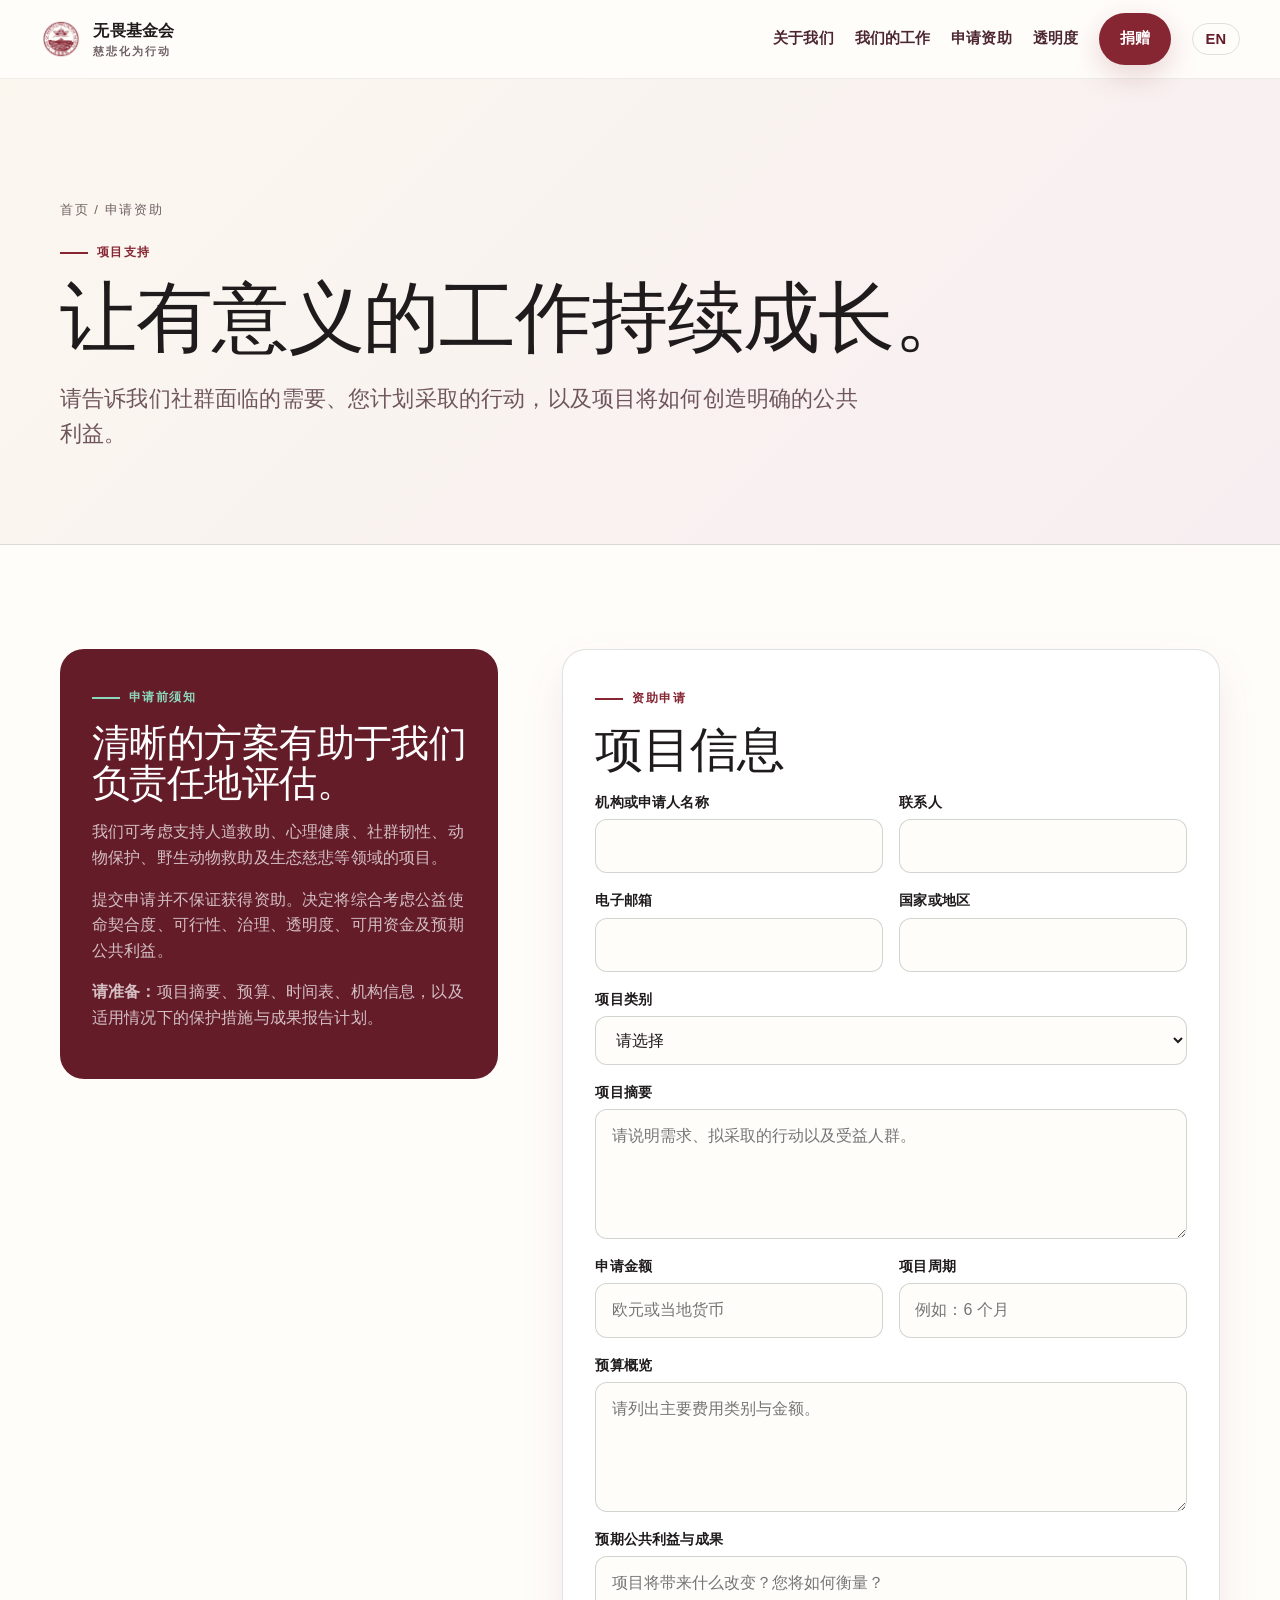
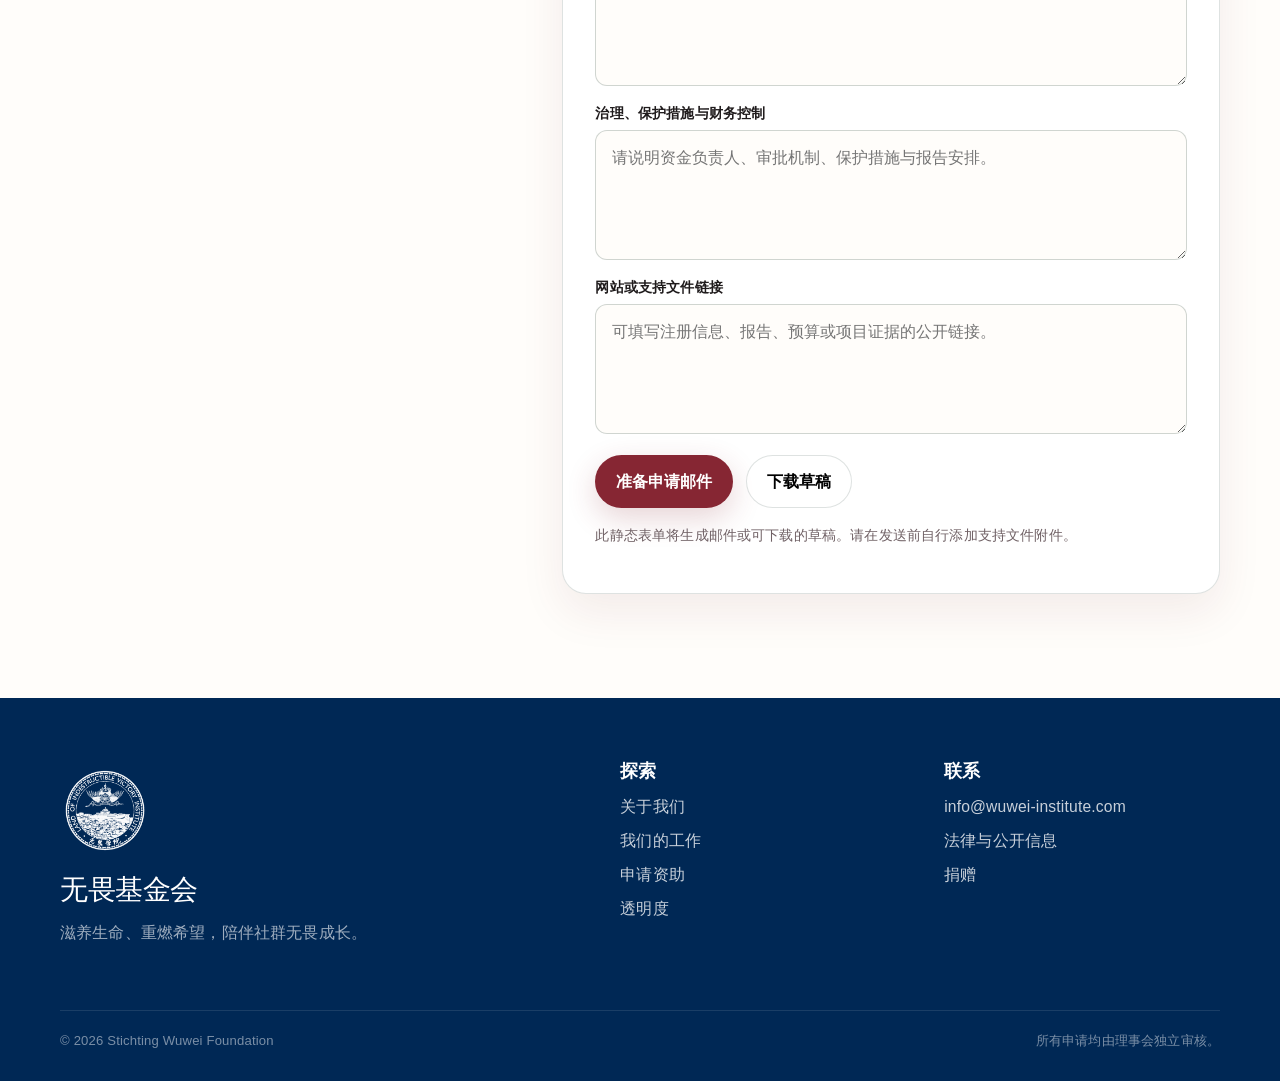
<file: apply-zh.html>
<!doctype html>
<html lang="zh-CN">
<head>
  <meta charset="utf-8">
  <script>document.documentElement.classList.add('js')</script>
  <meta name="viewport" content="width=device-width, initial-scale=1">
  <meta name="description" content="向无畏基金会提交公益项目资助申请。">
  <meta name="theme-color" content="#862633">
  <meta property="og:image" content="assets/wuwei_square.png">
  <title>申请资助｜无畏基金会</title>
  <link rel="icon" href="assets/icon-32.png" type="image/png">
  <link rel="apple-touch-icon" href="assets/icon-180.png">
  <link rel="manifest" href="site.webmanifest">
  <link rel="stylesheet" href="assets/styles.css">
  <link rel="alternate" hreflang="en" href="apply.html">
</head>
<body data-lang="zh">
  <a class="skip-link" href="#main">跳至主要内容</a>
  <header class="site-header">
    <div class="nav-wrap">
      <a class="brand" href="index-zh.html" aria-label="无畏基金会首页">
        <img src="assets/wuwei-foundation-logo.png" alt="无畏基金会标志">
        <span>无畏基金会<small>慈悲化为行动</small></span>
      </a>
      <button class="nav-toggle" aria-label="打开导航菜单" aria-expanded="false"><span></span><span></span><span></span></button>
      <nav class="site-nav" aria-label="主导航">
        <a href="index-zh.html#mission">关于我们</a>
        <a href="index-zh.html#work">我们的工作</a>
        <a href="apply-zh.html">申请资助</a>
        <a href="transparency-zh.html">透明度</a>
        <a class="btn btn-primary" href="index-zh.html#donate">捐赠</a>
        <a class="lang-switch" href="apply.html" lang="en" hreflang="en" aria-label="Switch to English">EN</a>
      </nav>
    </div>
  </header>

  <main id="main">
    <section class="page-hero"><div class="container"><div class="breadcrumb">首页 / 申请资助</div><span class="eyebrow">项目支持</span><h1>让有意义的工作持续成长。</h1><p class="lede">请告诉我们社群面临的需要、您计划采取的行动，以及项目将如何创造明确的公共利益。</p></div></section>

    <section class="section">
      <div class="container application-layout">
        <aside class="application-note">
          <span class="eyebrow" style="color:#8dd8bd">申请前须知</span>
          <h2 style="font-size:2.4rem;color:#fff">清晰的方案有助于我们负责任地评估。</h2>
          <p>我们可考虑支持人道救助、心理健康、社群韧性、动物保护、野生动物救助及生态慈悲等领域的项目。</p>
          <p>提交申请并不保证获得资助。决定将综合考虑公益使命契合度、可行性、治理、透明度、可用资金及预期公共利益。</p>
          <p><strong>请准备：</strong>项目摘要、预算、时间表、机构信息，以及适用情况下的保护措施与成果报告计划。</p>
        </aside>

        <form id="grant-application" class="form-card">
          <span class="eyebrow">资助申请</span>
          <h2 style="font-size:3rem">项目信息</h2>
          <div class="form-grid">
            <div class="field"><label for="organisation">机构或申请人名称</label><input id="organisation" name="机构或申请人" required></div>
            <div class="field"><label for="contact">联系人</label><input id="contact" name="联系人" required></div>
            <div class="field"><label for="email">电子邮箱</label><input id="email" name="电子邮箱" type="email" required></div>
            <div class="field"><label for="country">国家或地区</label><input id="country" name="国家或地区" required></div>
            <div class="field full"><label for="category">项目类别</label><select id="category" name="项目类别" required><option value="">请选择</option><option>人道或灾难救助</option><option>心理健康或创伤支持</option><option>社群韧性</option><option>动物保护或野生动物救助</option><option>生态慈悲</option><option>其他公益目的</option></select></div>
            <div class="field full"><label for="summary">项目摘要</label><textarea id="summary" name="项目摘要" required placeholder="请说明需求、拟采取的行动以及受益人群。"></textarea></div>
            <div class="field"><label for="amount">申请金额</label><input id="amount" name="申请金额" placeholder="欧元或当地货币" required></div>
            <div class="field"><label for="duration">项目周期</label><input id="duration" name="项目周期" placeholder="例如：6 个月" required></div>
            <div class="field full"><label for="budget">预算概览</label><textarea id="budget" name="预算概览" required placeholder="请列出主要费用类别与金额。"></textarea></div>
            <div class="field full"><label for="impact">预期公共利益与成果</label><textarea id="impact" name="预期公共利益与成果" required placeholder="项目将带来什么改变？您将如何衡量？"></textarea></div>
            <div class="field full"><label for="governance">治理、保护措施与财务控制</label><textarea id="governance" name="治理、保护措施与财务控制" placeholder="请说明资金负责人、审批机制、保护措施与报告安排。"></textarea></div>
            <div class="field full"><label for="links">网站或支持文件链接</label><textarea id="links" name="支持文件链接" placeholder="可填写注册信息、报告、预算或项目证据的公开链接。"></textarea></div>
          </div>
          <div class="form-actions"><button class="btn btn-primary" type="submit">准备申请邮件</button><button class="btn btn-secondary" id="download-application" type="button">下载草稿</button></div>
          <p id="form-status" class="form-status" role="status">此静态表单将生成邮件或可下载的草稿。请在发送前自行添加支持文件附件。</p>
        </form>
      </div>
    </section>
  </main>
  <footer class="site-footer">
    <div class="container">
      <div class="footer-grid">
        <div class="footer-brand"><img src="assets/wuwei-foundation-logo-light.png" alt="无畏基金会标志"><h3>无畏基金会</h3><p>滋养生命、重燃希望，陪伴社群无畏成长。</p></div>
        <div class="footer-col"><h3>探索</h3><a href="index-zh.html#mission">关于我们</a><a href="index-zh.html#work">我们的工作</a><a href="apply-zh.html">申请资助</a><a href="transparency-zh.html">透明度</a></div>
        <div class="footer-col"><h3>联系</h3><a href="mailto:info@wuwei-institute.com">info@wuwei-institute.com</a><a href="transparency-zh.html">法律与公开信息</a><a href="index-zh.html#donate">捐赠</a></div>
      </div>
      <div class="footer-bottom"><span>© <span data-year></span> Stichting Wuwei Foundation</span><span>所有申请均由理事会独立审核。</span></div>
    </div>
  </footer>
  <script src="assets/site.js"></script>
</body>
</html>
</file>
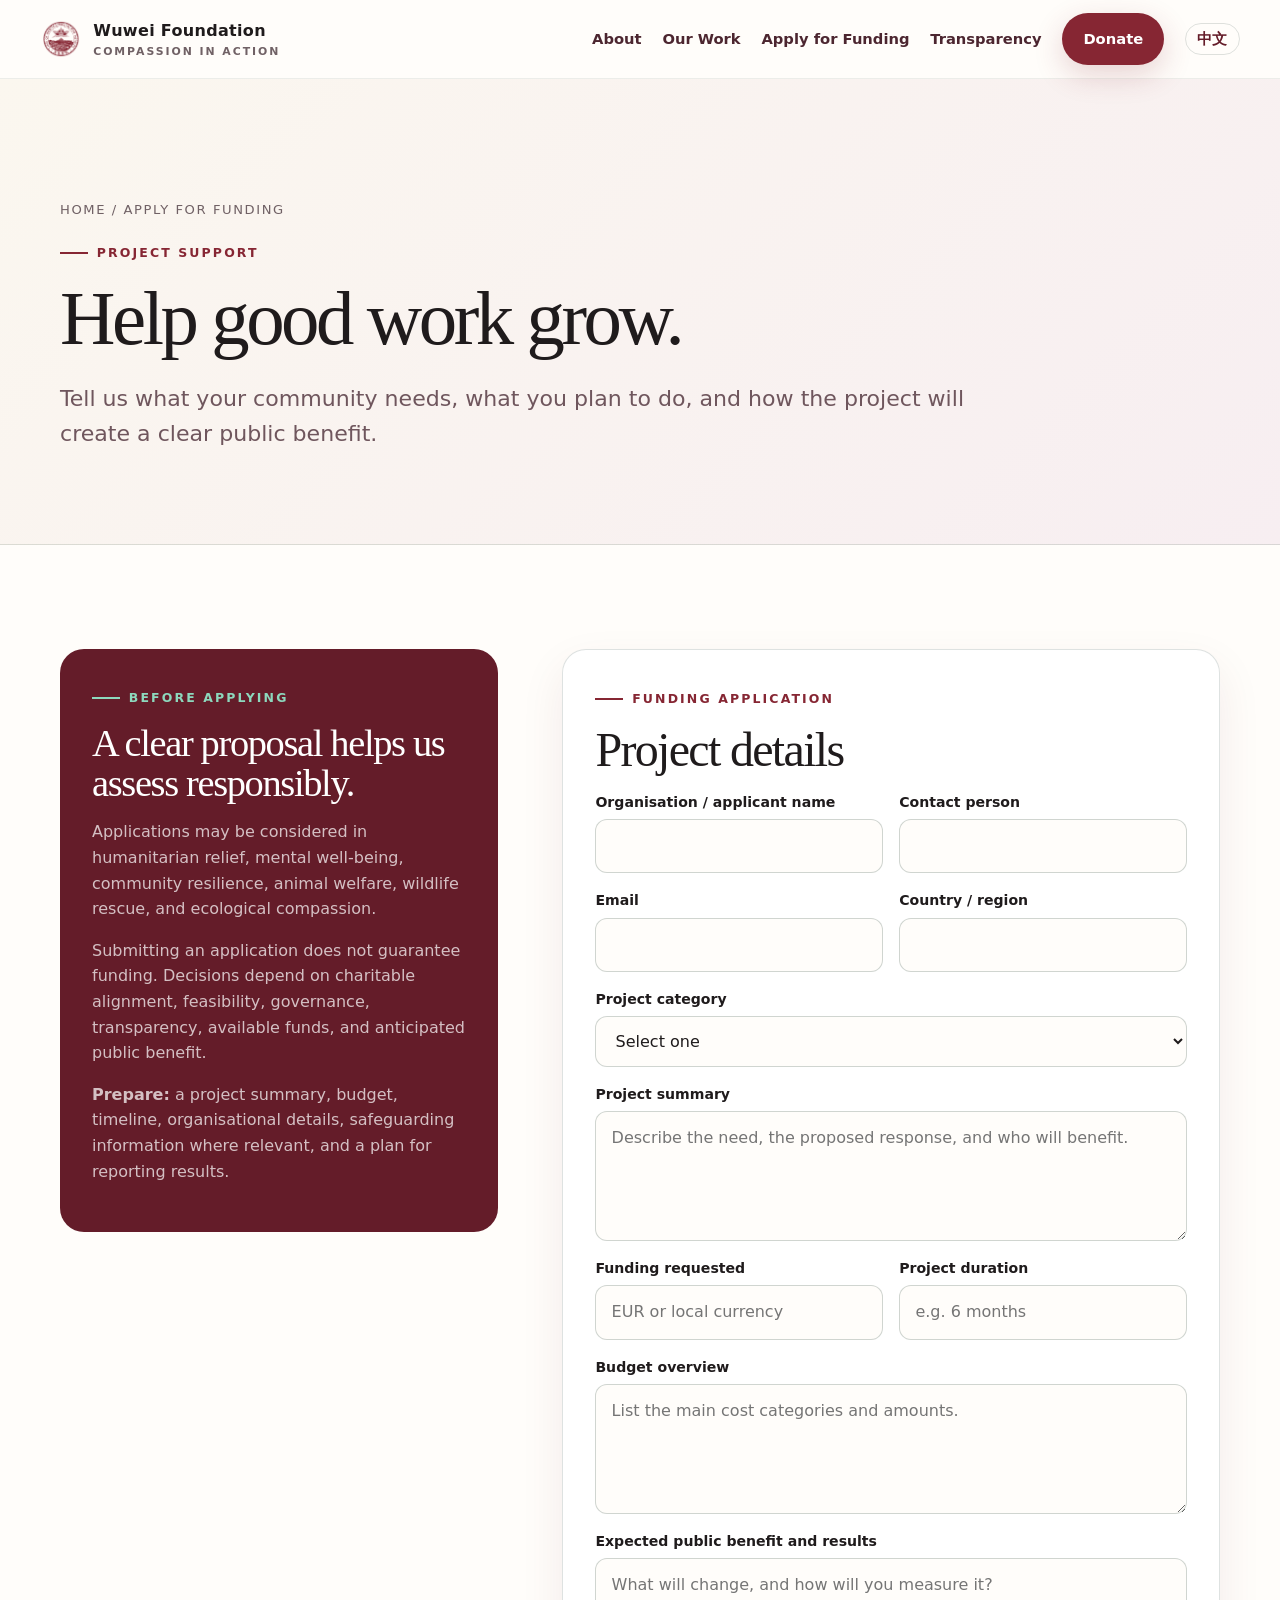
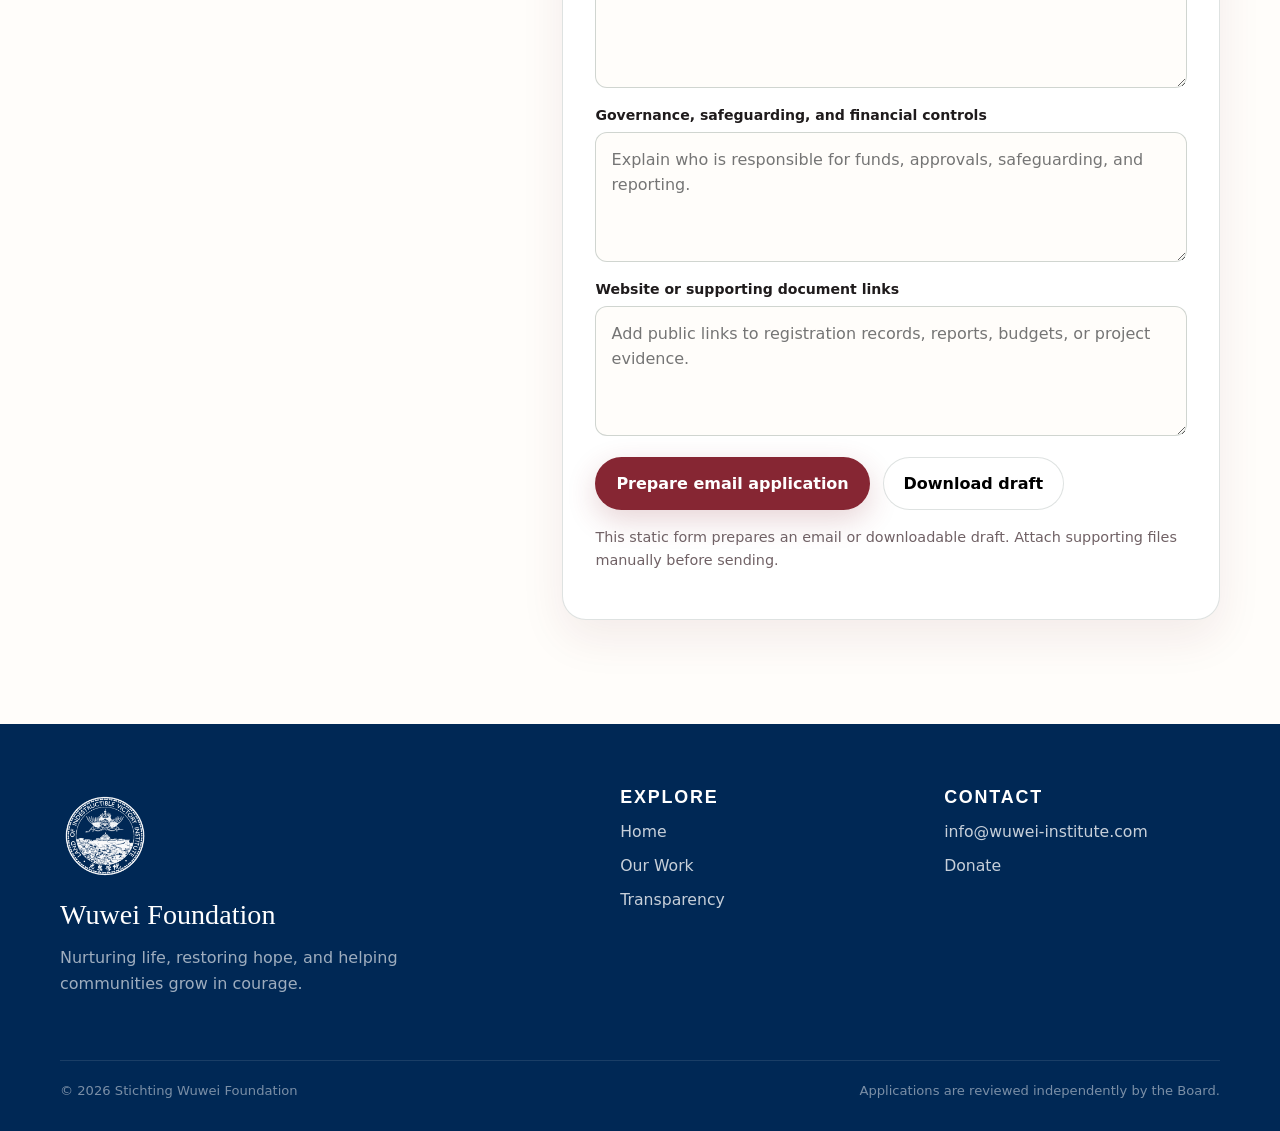
<file: apply.html>
<!doctype html>
<html lang="en">
<head>
  <meta charset="utf-8">
  <script>document.documentElement.classList.add('js')</script>
  <meta name="viewport" content="width=device-width, initial-scale=1">
  <meta name="description" content="Apply for charitable project funding from Wuwei Foundation.">
  <title>Apply for Funding — Wuwei Foundation</title>
  <link rel="icon" href="assets/icon-32.png" type="image/png">
  <link rel="apple-touch-icon" href="assets/icon-180.png">
  <link rel="manifest" href="site.webmanifest">
  <link rel="stylesheet" href="assets/styles.css">
  <link rel="alternate" hreflang="zh-CN" href="apply-zh.html">
</head>
<body>
  <a class="skip-link" href="#main">Skip to content</a>
  <header class="site-header"><div class="nav-wrap"><a class="brand" href="index.html"><img src="assets/wuwei-foundation-logo.png" alt="Wuwei Foundation symbol"><span>Wuwei Foundation<small>COMPASSION IN ACTION</small></span></a><button class="nav-toggle" aria-label="Open navigation" aria-expanded="false"><span></span><span></span><span></span></button><nav class="site-nav"><a href="index.html#mission">About</a><a href="index.html#work">Our Work</a><a href="apply.html">Apply for Funding</a><a href="transparency.html">Transparency</a><a class="btn btn-primary" href="index.html#donate">Donate</a>        <a class="lang-switch" href="apply-zh.html" lang="zh-CN" hreflang="zh-CN" aria-label="切换到中文">中文</a>
      </nav></div></header>

  <main id="main">
    <section class="page-hero"><div class="container"><div class="breadcrumb">Home / Apply for Funding</div><span class="eyebrow">Project support</span><h1>Help good work grow.</h1><p class="lede">Tell us what your community needs, what you plan to do, and how the project will create a clear public benefit.</p></div></section>

    <section class="section">
      <div class="container application-layout">
        <aside class="application-note">
          <span class="eyebrow" style="color:#8dd8bd">Before applying</span>
          <h2 style="font-size:2.4rem;color:#fff">A clear proposal helps us assess responsibly.</h2>
          <p>Applications may be considered in humanitarian relief, mental well-being, community resilience, animal welfare, wildlife rescue, and ecological compassion.</p>
          <p>Submitting an application does not guarantee funding. Decisions depend on charitable alignment, feasibility, governance, transparency, available funds, and anticipated public benefit.</p>
          <p><strong>Prepare:</strong> a project summary, budget, timeline, organisational details, safeguarding information where relevant, and a plan for reporting results.</p>
        </aside>

        <form id="grant-application" class="form-card">
          <span class="eyebrow">Funding application</span>
          <h2 style="font-size:3rem">Project details</h2>
          <div class="form-grid">
            <div class="field"><label for="organisation">Organisation / applicant name</label><input id="organisation" name="Organisation or applicant" required></div>
            <div class="field"><label for="contact">Contact person</label><input id="contact" name="Contact person" required></div>
            <div class="field"><label for="email">Email</label><input id="email" name="Email" type="email" required></div>
            <div class="field"><label for="country">Country / region</label><input id="country" name="Country or region" required></div>
            <div class="field full"><label for="category">Project category</label><select id="category" name="Project category" required><option value="">Select one</option><option>Humanitarian or disaster relief</option><option>Mental health or trauma support</option><option>Community resilience</option><option>Animal welfare or wildlife rescue</option><option>Ecological compassion</option><option>Other charitable purpose</option></select></div>
            <div class="field full"><label for="summary">Project summary</label><textarea id="summary" name="Project summary" required placeholder="Describe the need, the proposed response, and who will benefit."></textarea></div>
            <div class="field"><label for="amount">Funding requested</label><input id="amount" name="Funding requested" placeholder="EUR or local currency" required></div>
            <div class="field"><label for="duration">Project duration</label><input id="duration" name="Project duration" placeholder="e.g. 6 months" required></div>
            <div class="field full"><label for="budget">Budget overview</label><textarea id="budget" name="Budget overview" required placeholder="List the main cost categories and amounts."></textarea></div>
            <div class="field full"><label for="impact">Expected public benefit and results</label><textarea id="impact" name="Expected public benefit and results" required placeholder="What will change, and how will you measure it?"></textarea></div>
            <div class="field full"><label for="governance">Governance, safeguarding, and financial controls</label><textarea id="governance" name="Governance, safeguarding and financial controls" placeholder="Explain who is responsible for funds, approvals, safeguarding, and reporting."></textarea></div>
            <div class="field full"><label for="links">Website or supporting document links</label><textarea id="links" name="Supporting links" placeholder="Add public links to registration records, reports, budgets, or project evidence."></textarea></div>
          </div>
          <div class="form-actions"><button class="btn btn-primary" type="submit">Prepare email application</button><button class="btn btn-secondary" id="download-application" type="button">Download draft</button></div>
          <p id="form-status" class="form-status" role="status">This static form prepares an email or downloadable draft. Attach supporting files manually before sending.</p>
        </form>
      </div>
    </section>
  </main>

  <footer class="site-footer"><div class="container"><div class="footer-grid"><div class="footer-brand"><img src="assets/wuwei-foundation-logo-light.png" alt="Wuwei Foundation symbol"><h3>Wuwei Foundation</h3><p>Nurturing life, restoring hope, and helping communities grow in courage.</p></div><div class="footer-col"><h3>Explore</h3><a href="index.html">Home</a><a href="index.html#work">Our Work</a><a href="transparency.html">Transparency</a></div><div class="footer-col"><h3>Contact</h3><a href="mailto:info@wuwei-institute.com">info@wuwei-institute.com</a><a href="index.html#donate">Donate</a></div></div><div class="footer-bottom"><span>© <span data-year></span> Stichting Wuwei Foundation</span><span>Applications are reviewed independently by the Board.</span></div></div></footer>
  <script src="assets/site.js"></script>
</body>
</html>
</file>
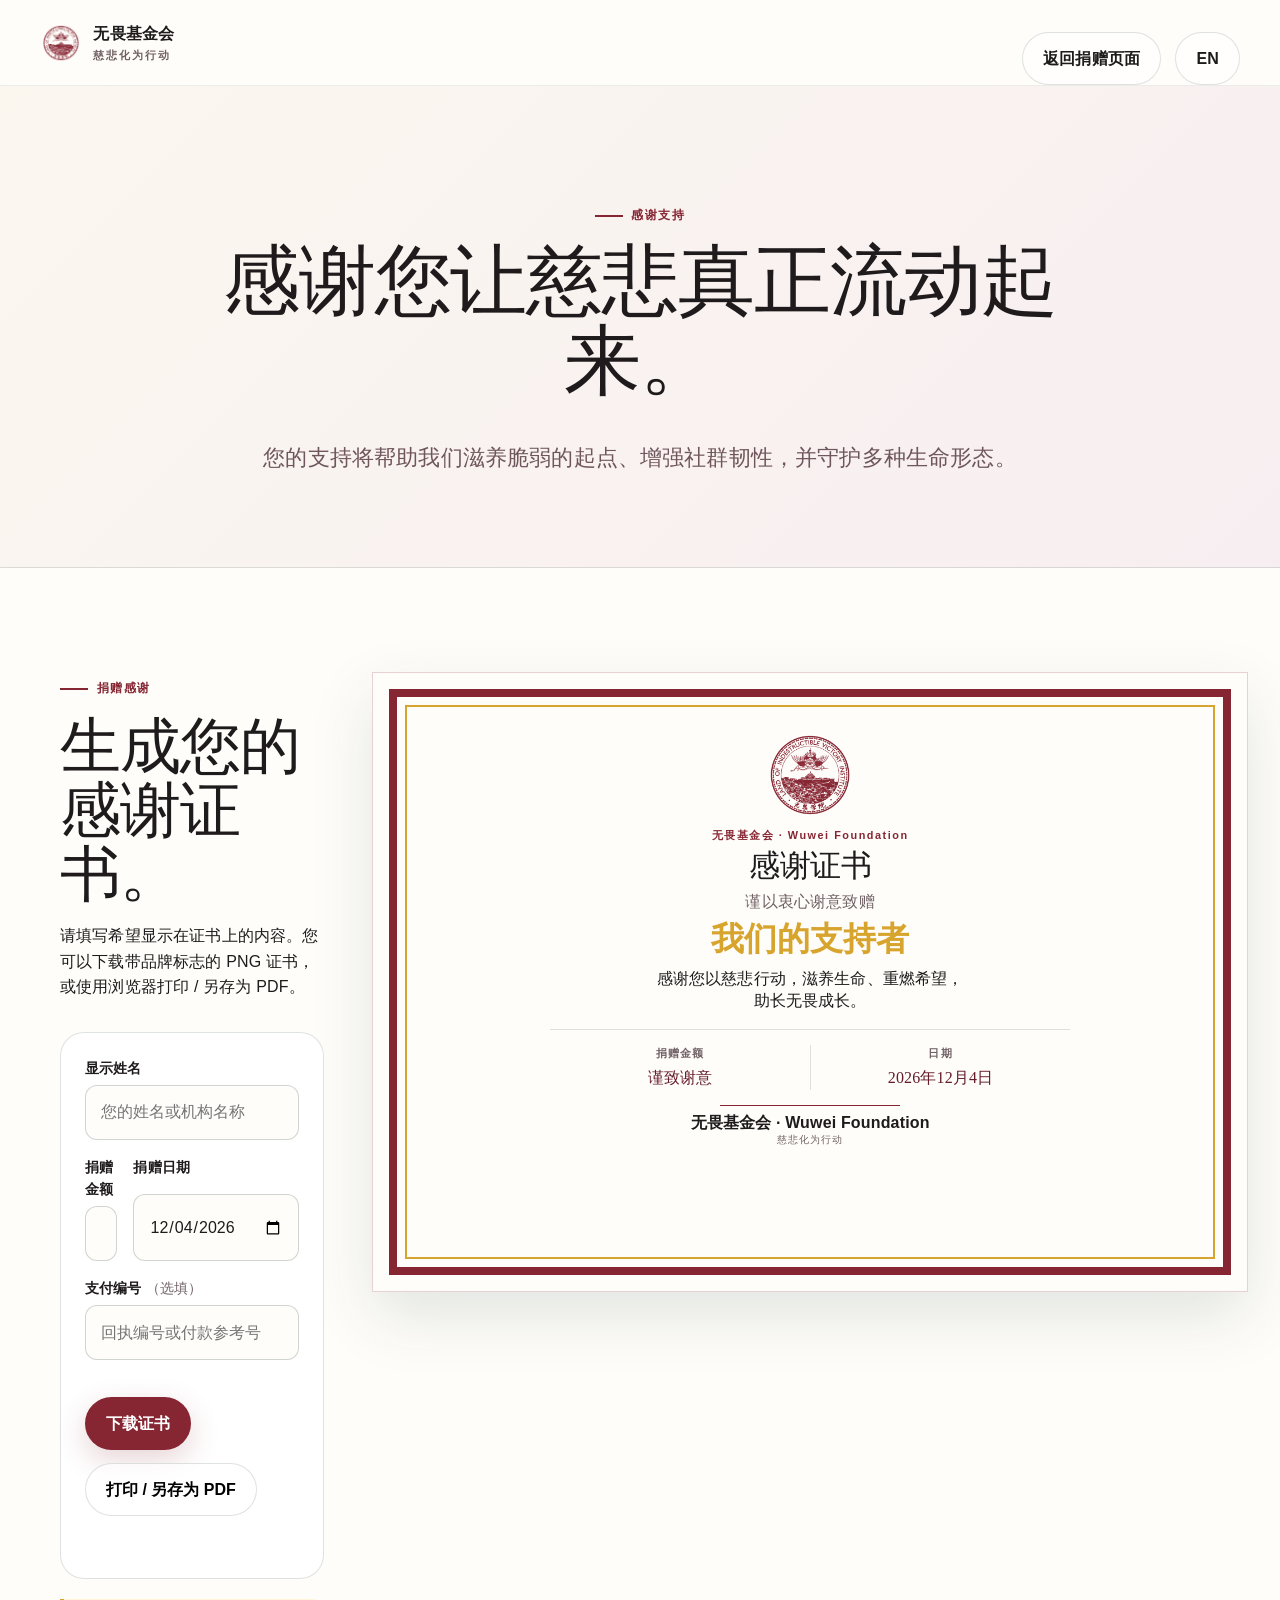
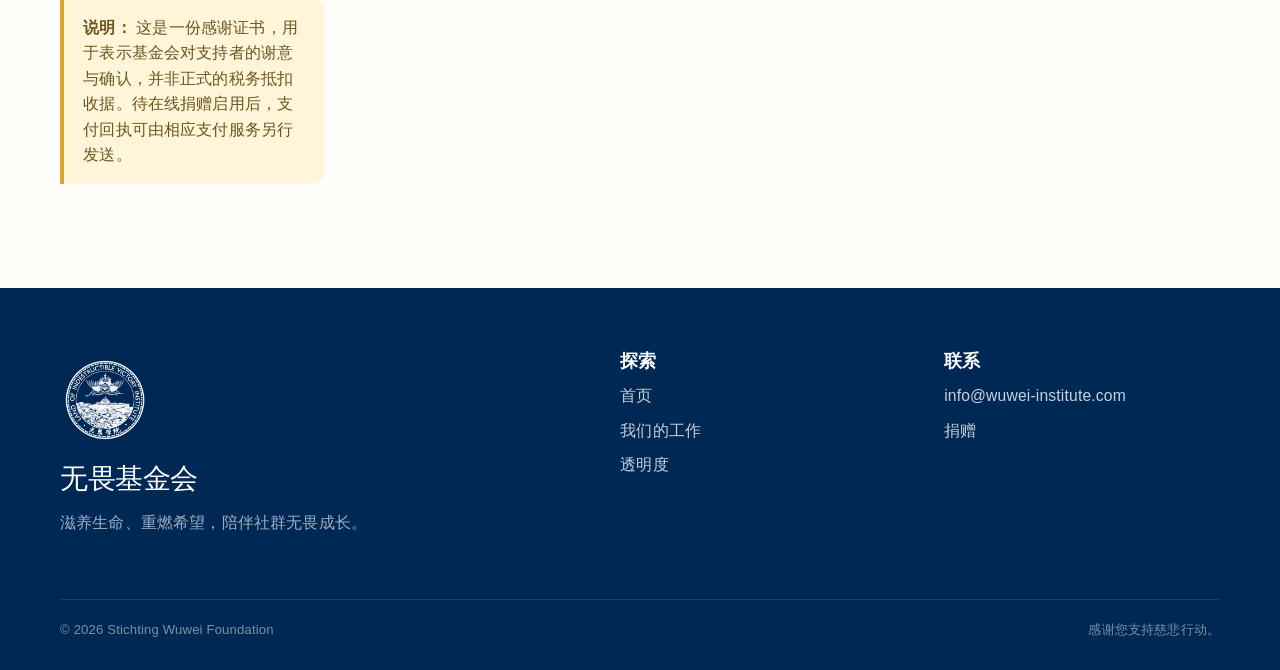
<file: donation-thank-you-zh.html>
<!doctype html>
<html lang="zh-CN">
<head>
  <meta charset="utf-8">
  <script>document.documentElement.classList.add('js')</script>
  <meta name="viewport" content="width=device-width, initial-scale=1">
  <meta name="description" content="感谢您支持无畏基金会。您可以生成带品牌标志的捐赠感谢证书。">
  <meta name="theme-color" content="#862633">
  <title>感谢您的支持｜无畏基金会</title>
  <link rel="icon" href="assets/icon-32.png" type="image/png">
  <link rel="apple-touch-icon" href="assets/icon-180.png">
  <link rel="stylesheet" href="assets/styles.css">
  <link rel="alternate" hreflang="en" href="donation-thank-you.html">
</head>
<body class="thank-you-page">
  <a class="skip-link" href="#main">跳至主要内容</a>
  <header class="site-header">
    <div class="nav-wrap">
      <a class="brand" href="index-zh.html" aria-label="无畏基金会首页">
        <img src="assets/wuwei-foundation-logo.png" alt="无畏基金会标志">
        <span>无畏基金会<small>慈悲化为行动</small></span>
      </a>
      <div class="button-row">
        <a class="btn btn-secondary" href="index-zh.html#donate">返回捐赠页面</a>
        <a class="btn btn-secondary" href="donation-thank-you.html" lang="en">EN</a>
      </div>
    </div>
  </header>

  <main id="main">
    <section class="page-hero thank-you-hero">
      <div class="narrow">
        <span class="eyebrow">感谢支持</span>
        <h1>感谢您让慈悲真正流动起来。</h1>
        <p class="lede">您的支持将帮助我们滋养脆弱的起点、增强社群韧性，并守护多种生命形态。</p>
      </div>
    </section>

    <section class="section">
      <div class="container certificate-layout">
        <div class="certificate-copy">
          <span class="eyebrow">捐赠感谢</span>
          <h2>生成您的感谢证书。</h2>
          <p>请填写希望显示在证书上的内容。您可以下载带品牌标志的 PNG 证书，或使用浏览器打印 / 另存为 PDF。</p>

          <form id="certificate-form" class="certificate-form">
            <div class="field">
              <label for="donor-name">显示姓名</label>
              <input id="donor-name" name="donorName" autocomplete="name" placeholder="您的姓名或机构名称">
            </div>
            <div class="form-grid">
              <div class="field">
                <label for="donation-amount">捐赠金额</label>
                <input id="donation-amount" name="amount" placeholder="例如：€50">
              </div>
              <div class="field">
                <label for="donation-date">捐赠日期</label>
                <input id="donation-date" name="date" type="date">
              </div>
            </div>
            <div class="field">
              <label for="donation-reference">支付编号 <span class="optional">（选填）</span></label>
              <input id="donation-reference" name="reference" placeholder="回执编号或付款参考号">
            </div>
            <div class="form-actions">
              <button class="btn btn-primary" type="submit">下载证书</button>
              <button class="btn btn-secondary" type="button" id="print-certificate">打印 / 另存为 PDF</button>
            </div>
            <p class="certificate-status" id="certificate-status" role="status" aria-live="polite"></p>
          </form>

          <div class="notice certificate-notice">
            <strong>说明：</strong> 这是一份感谢证书，用于表示基金会对支持者的谢意与确认，并非正式的税务抵扣收据。待在线捐赠启用后，支付回执可由相应支付服务另行发送。
          </div>
        </div>

        <article class="certificate-preview" id="certificate-preview" aria-label="证书预览">
          <div class="certificate-border">
            <img src="assets/wuwei-foundation-logo.png" alt="" class="certificate-logo">
            <span class="certificate-overline">无畏基金会 · Wuwei Foundation</span>
            <h2>感谢证书</h2>
            <p class="certificate-subtitle">谨以衷心谢意致赠</p>
            <strong class="certificate-name" data-certificate-name>我们的支持者</strong>
            <p class="certificate-message">感谢您以慈悲行动，滋养生命、重燃希望，助长无畏成长。</p>
            <dl class="certificate-details">
              <div><dt>捐赠金额</dt><dd data-certificate-amount>谨致谢意</dd></div>
              <div><dt>日期</dt><dd data-certificate-date>—</dd></div>
              <div class="certificate-reference-row" hidden><dt>支付编号</dt><dd data-certificate-reference></dd></div>
            </dl>
            <div class="certificate-signoff">
              <span></span>
              <strong>无畏基金会 · Wuwei Foundation</strong>
              <small>慈悲化为行动</small>
            </div>
          </div>
        </article>
      </div>
    </section>
  </main>

  <footer class="site-footer">
    <div class="container">
      <div class="footer-grid">
        <div class="footer-brand"><img src="assets/wuwei-foundation-logo-light.png" alt="无畏基金会标志"><h3>无畏基金会</h3><p>滋养生命、重燃希望，陪伴社群无畏成长。</p></div>
        <div class="footer-col"><h3>探索</h3><a href="index-zh.html">首页</a><a href="index-zh.html#work">我们的工作</a><a href="transparency-zh.html">透明度</a></div>
        <div class="footer-col"><h3>联系</h3><a href="mailto:info@wuwei-institute.com">info@wuwei-institute.com</a><a href="index-zh.html#donate">捐赠</a></div>
      </div>
      <div class="footer-bottom"><span>© <span data-year></span> Stichting Wuwei Foundation</span><span>感谢您支持慈悲行动。</span></div>
    </div>
  </footer>
  <script src="assets/site.js"></script>
  <script src="assets/certificate.js"></script>
</body>
</html>
</file>
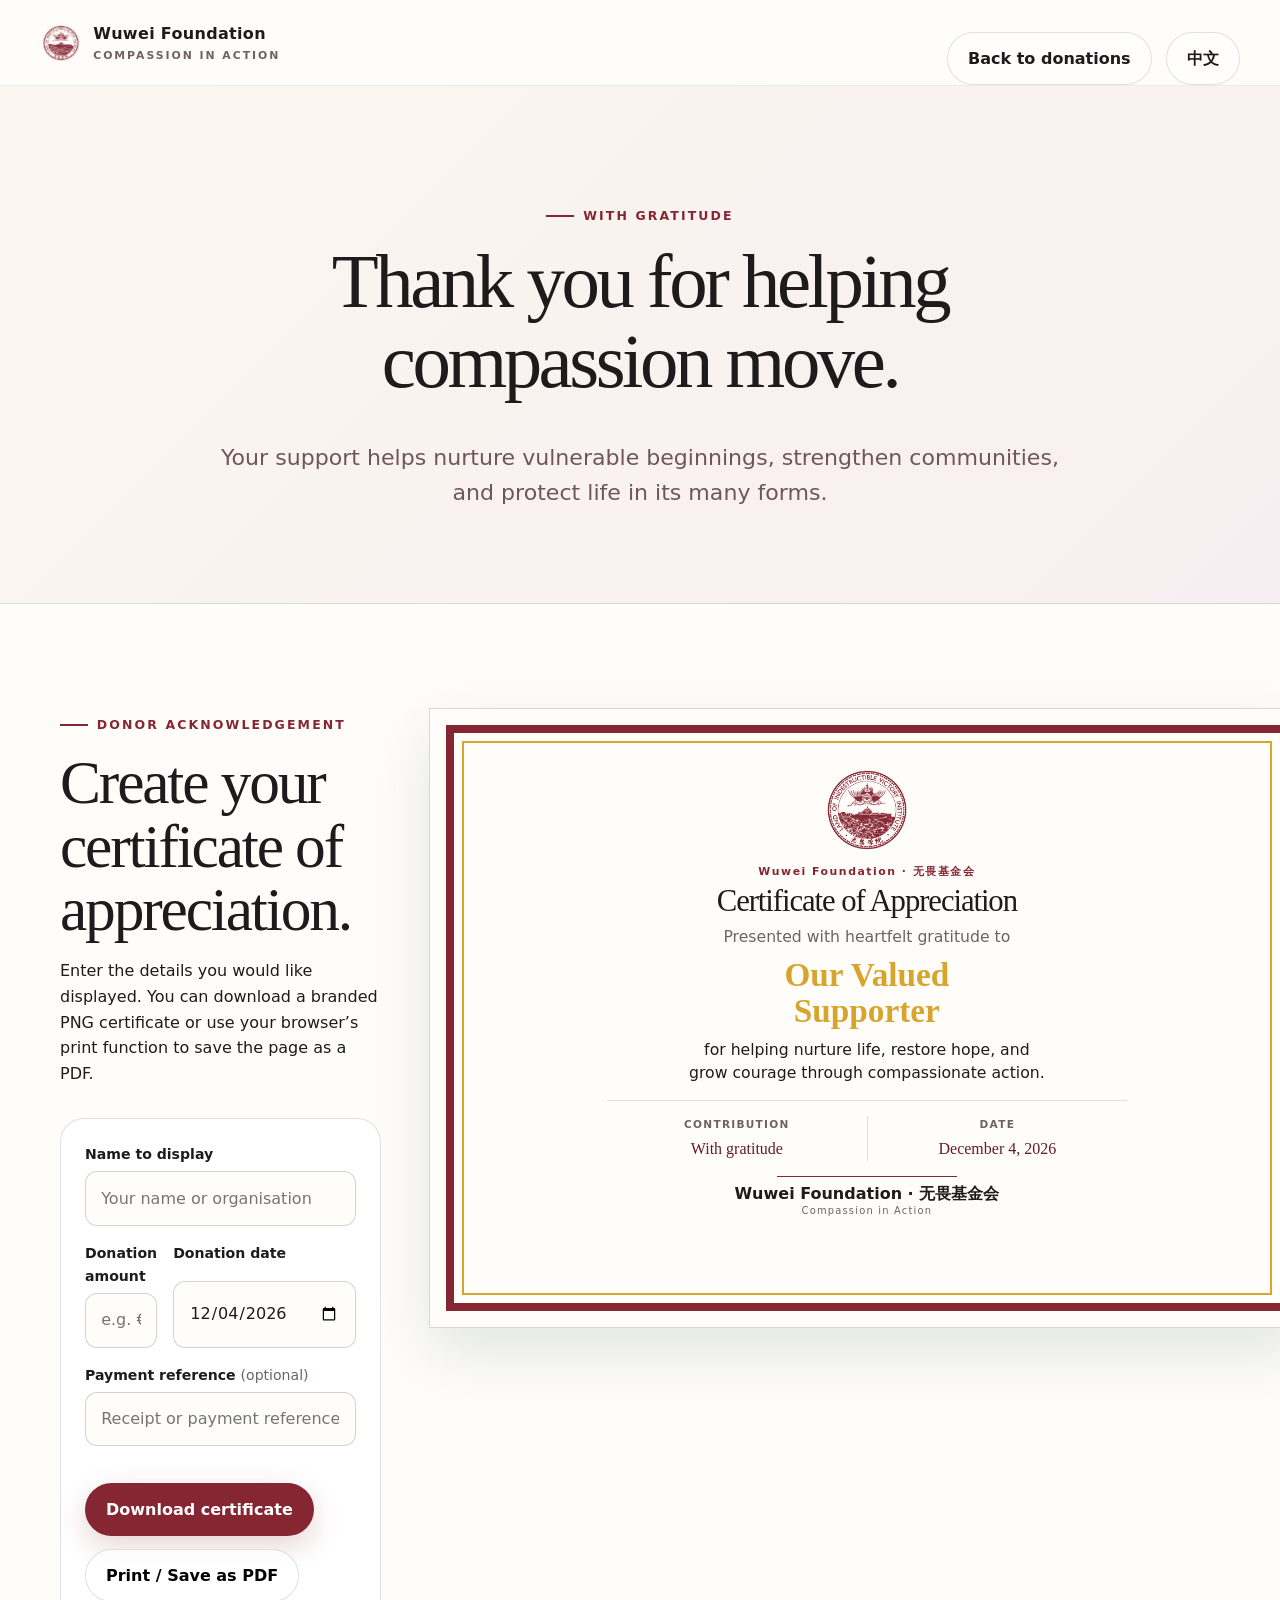
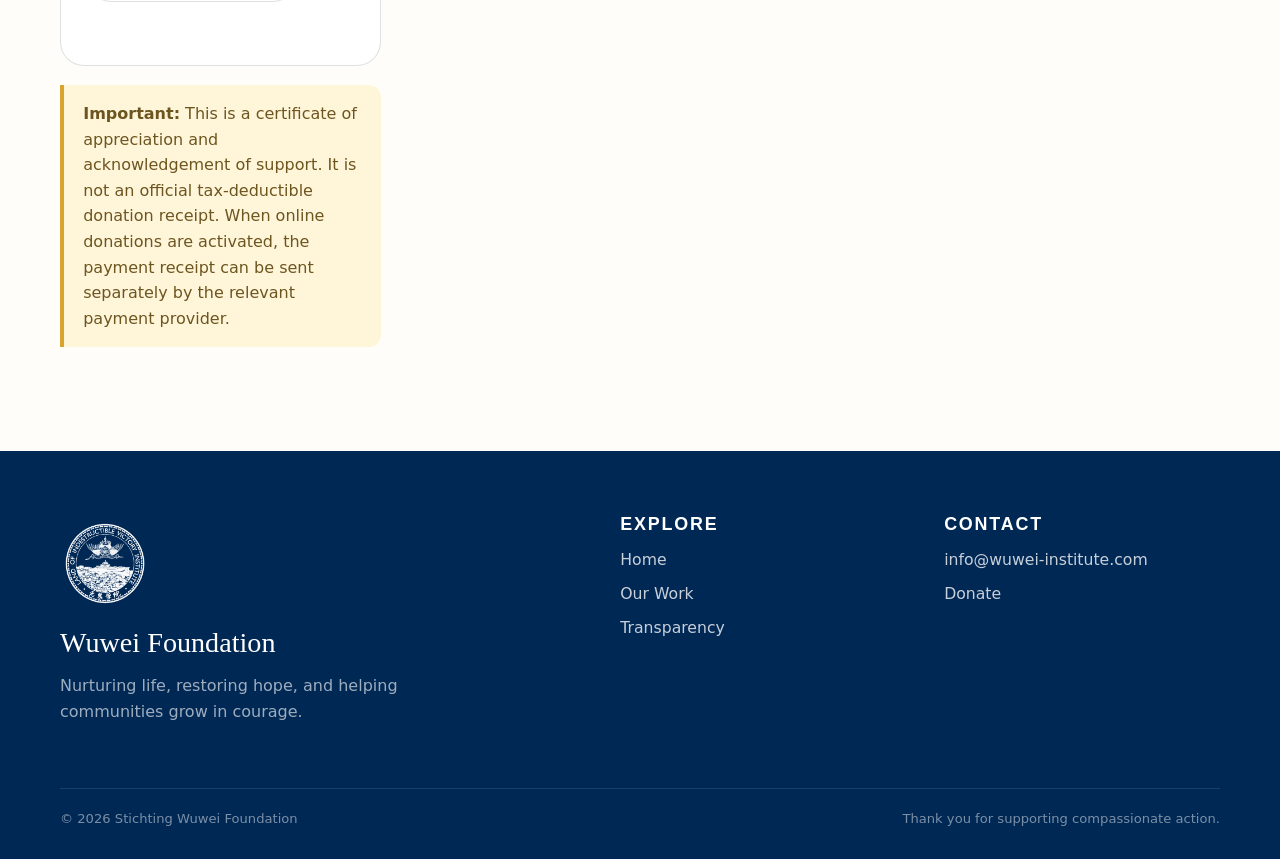
<file: donation-thank-you.html>
<!doctype html>
<html lang="en">
<head>
  <meta charset="utf-8">
  <script>document.documentElement.classList.add('js')</script>
  <meta name="viewport" content="width=device-width, initial-scale=1">
  <meta name="description" content="Thank you for supporting the Wuwei Foundation. Create a branded acknowledgement certificate for your donation.">
  <meta name="theme-color" content="#862633">
  <title>Thank You for Your Support — Wuwei Foundation</title>
  <link rel="icon" href="assets/icon-32.png" type="image/png">
  <link rel="apple-touch-icon" href="assets/icon-180.png">
  <link rel="stylesheet" href="assets/styles.css">
  <link rel="alternate" hreflang="zh-CN" href="donation-thank-you-zh.html">
</head>
<body class="thank-you-page">
  <a class="skip-link" href="#main">Skip to content</a>
  <header class="site-header">
    <div class="nav-wrap">
      <a class="brand" href="index.html" aria-label="Wuwei Foundation home">
        <img src="assets/wuwei-foundation-logo.png" alt="Wuwei Foundation symbol">
        <span>Wuwei Foundation<small>COMPASSION IN ACTION</small></span>
      </a>
      <div class="button-row">
        <a class="btn btn-secondary" href="index.html#donate">Back to donations</a>
        <a class="btn btn-secondary" href="donation-thank-you-zh.html" lang="zh-CN">中文</a>
      </div>
    </div>
  </header>

  <main id="main">
    <section class="page-hero thank-you-hero">
      <div class="narrow">
        <span class="eyebrow">With gratitude</span>
        <h1>Thank you for helping compassion move.</h1>
        <p class="lede">Your support helps nurture vulnerable beginnings, strengthen communities, and protect life in its many forms.</p>
      </div>
    </section>

    <section class="section">
      <div class="container certificate-layout">
        <div class="certificate-copy">
          <span class="eyebrow">Donor acknowledgement</span>
          <h2>Create your certificate of appreciation.</h2>
          <p>Enter the details you would like displayed. You can download a branded PNG certificate or use your browser’s print function to save the page as a PDF.</p>

          <form id="certificate-form" class="certificate-form">
            <div class="field">
              <label for="donor-name">Name to display</label>
              <input id="donor-name" name="donorName" autocomplete="name" placeholder="Your name or organisation">
            </div>
            <div class="form-grid">
              <div class="field">
                <label for="donation-amount">Donation amount</label>
                <input id="donation-amount" name="amount" placeholder="e.g. €50">
              </div>
              <div class="field">
                <label for="donation-date">Donation date</label>
                <input id="donation-date" name="date" type="date">
              </div>
            </div>
            <div class="field">
              <label for="donation-reference">Payment reference <span class="optional">(optional)</span></label>
              <input id="donation-reference" name="reference" placeholder="Receipt or payment reference">
            </div>
            <div class="form-actions">
              <button class="btn btn-primary" type="submit">Download certificate</button>
              <button class="btn btn-secondary" type="button" id="print-certificate">Print / Save as PDF</button>
            </div>
            <p class="certificate-status" id="certificate-status" role="status" aria-live="polite"></p>
          </form>

          <div class="notice certificate-notice">
            <strong>Important:</strong> This is a certificate of appreciation and acknowledgement of support. It is not an official tax-deductible donation receipt. When online donations are activated, the payment receipt can be sent separately by the relevant payment provider.
          </div>
        </div>

        <article class="certificate-preview" id="certificate-preview" aria-label="Certificate preview">
          <div class="certificate-border">
            <img src="assets/wuwei-foundation-logo.png" alt="" class="certificate-logo">
            <span class="certificate-overline">Wuwei Foundation · 无畏基金会</span>
            <h2>Certificate of Appreciation</h2>
            <p class="certificate-subtitle">Presented with heartfelt gratitude to</p>
            <strong class="certificate-name" data-certificate-name>Our Valued Supporter</strong>
            <p class="certificate-message">for helping nurture life, restore hope, and grow courage through compassionate action.</p>
            <dl class="certificate-details">
              <div><dt>Contribution</dt><dd data-certificate-amount>With gratitude</dd></div>
              <div><dt>Date</dt><dd data-certificate-date>—</dd></div>
              <div class="certificate-reference-row" hidden><dt>Reference</dt><dd data-certificate-reference></dd></div>
            </dl>
            <div class="certificate-signoff">
              <span></span>
              <strong>Wuwei Foundation · 无畏基金会</strong>
              <small>Compassion in Action</small>
            </div>
          </div>
        </article>
      </div>
    </section>
  </main>

  <footer class="site-footer">
    <div class="container">
      <div class="footer-grid">
        <div class="footer-brand"><img src="assets/wuwei-foundation-logo-light.png" alt="Wuwei Foundation symbol"><h3>Wuwei Foundation</h3><p>Nurturing life, restoring hope, and helping communities grow in courage.</p></div>
        <div class="footer-col"><h3>Explore</h3><a href="index.html">Home</a><a href="index.html#work">Our Work</a><a href="transparency.html">Transparency</a></div>
        <div class="footer-col"><h3>Contact</h3><a href="mailto:info@wuwei-institute.com">info@wuwei-institute.com</a><a href="index.html#donate">Donate</a></div>
      </div>
      <div class="footer-bottom"><span>© <span data-year></span> Stichting Wuwei Foundation</span><span>Thank you for supporting compassionate action.</span></div>
    </div>
  </footer>
  <script src="assets/site.js"></script>
  <script src="assets/certificate.js"></script>
</body>
</html>
</file>
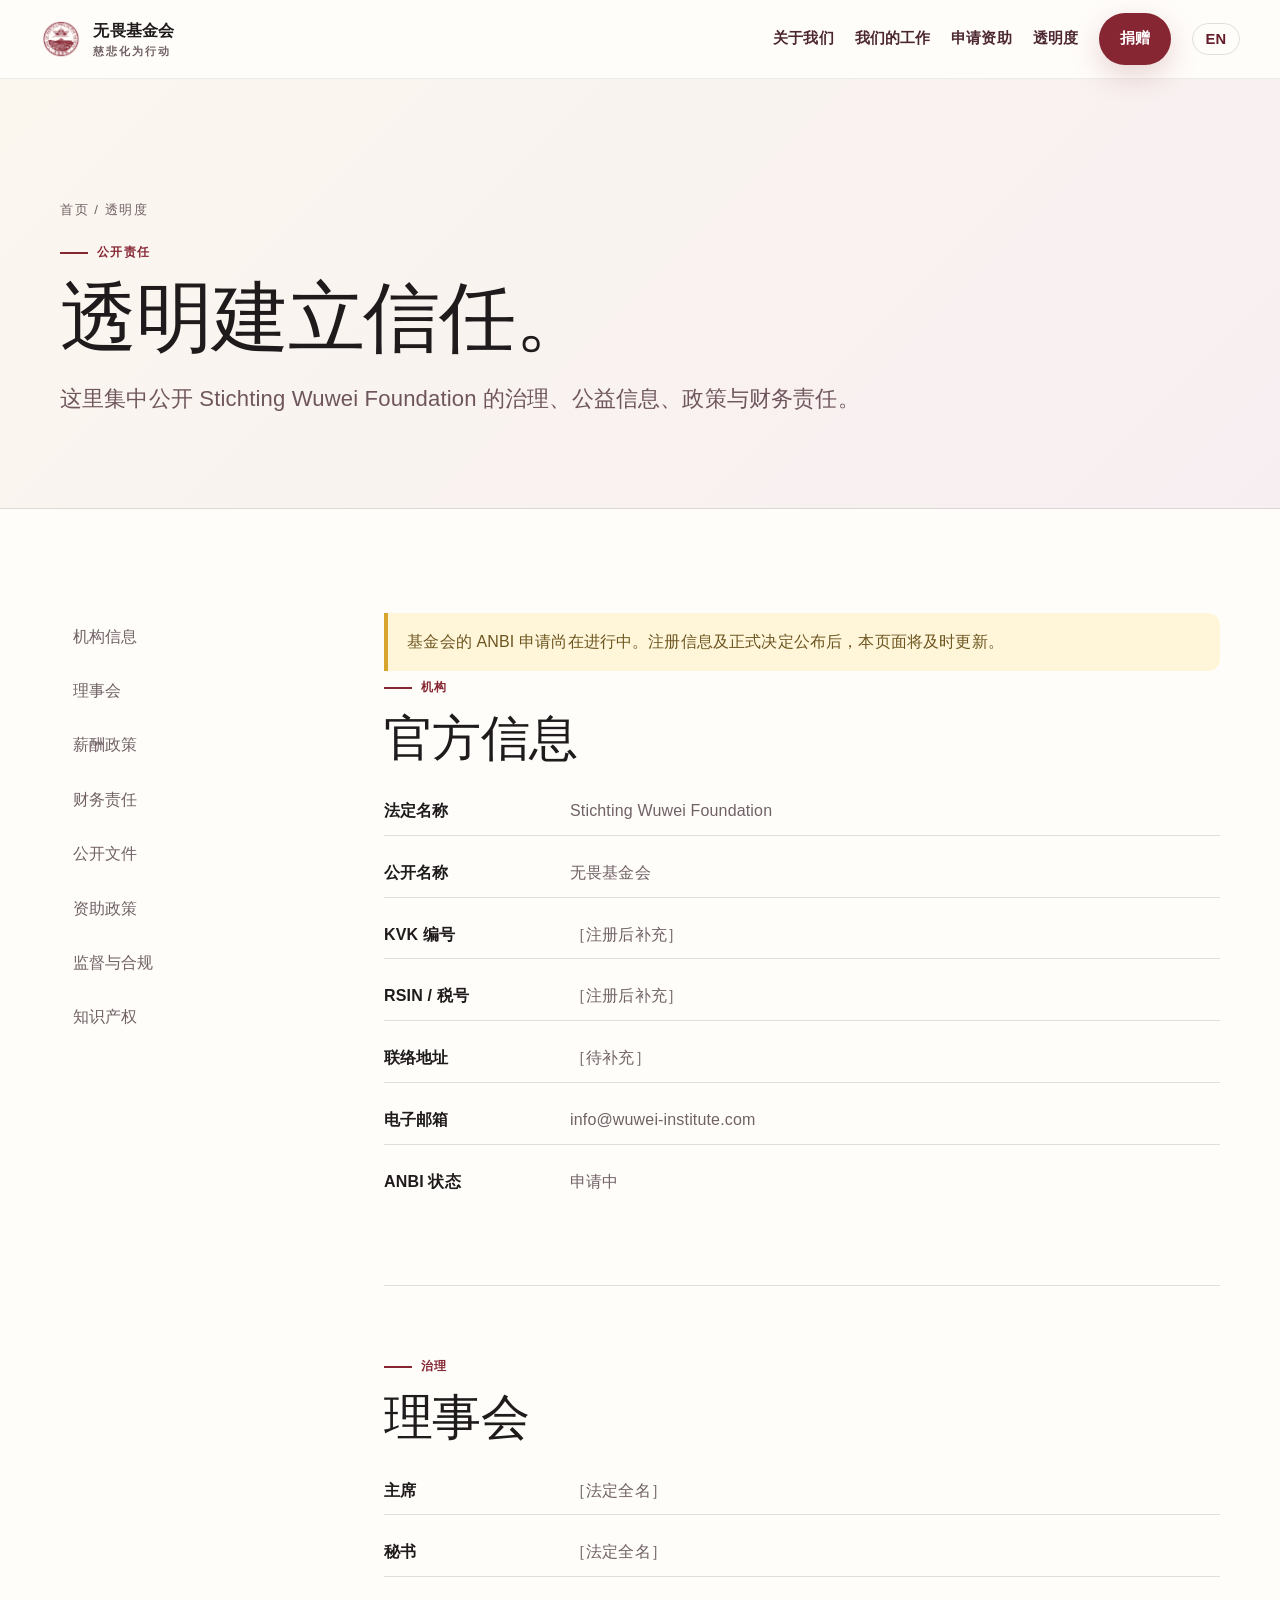
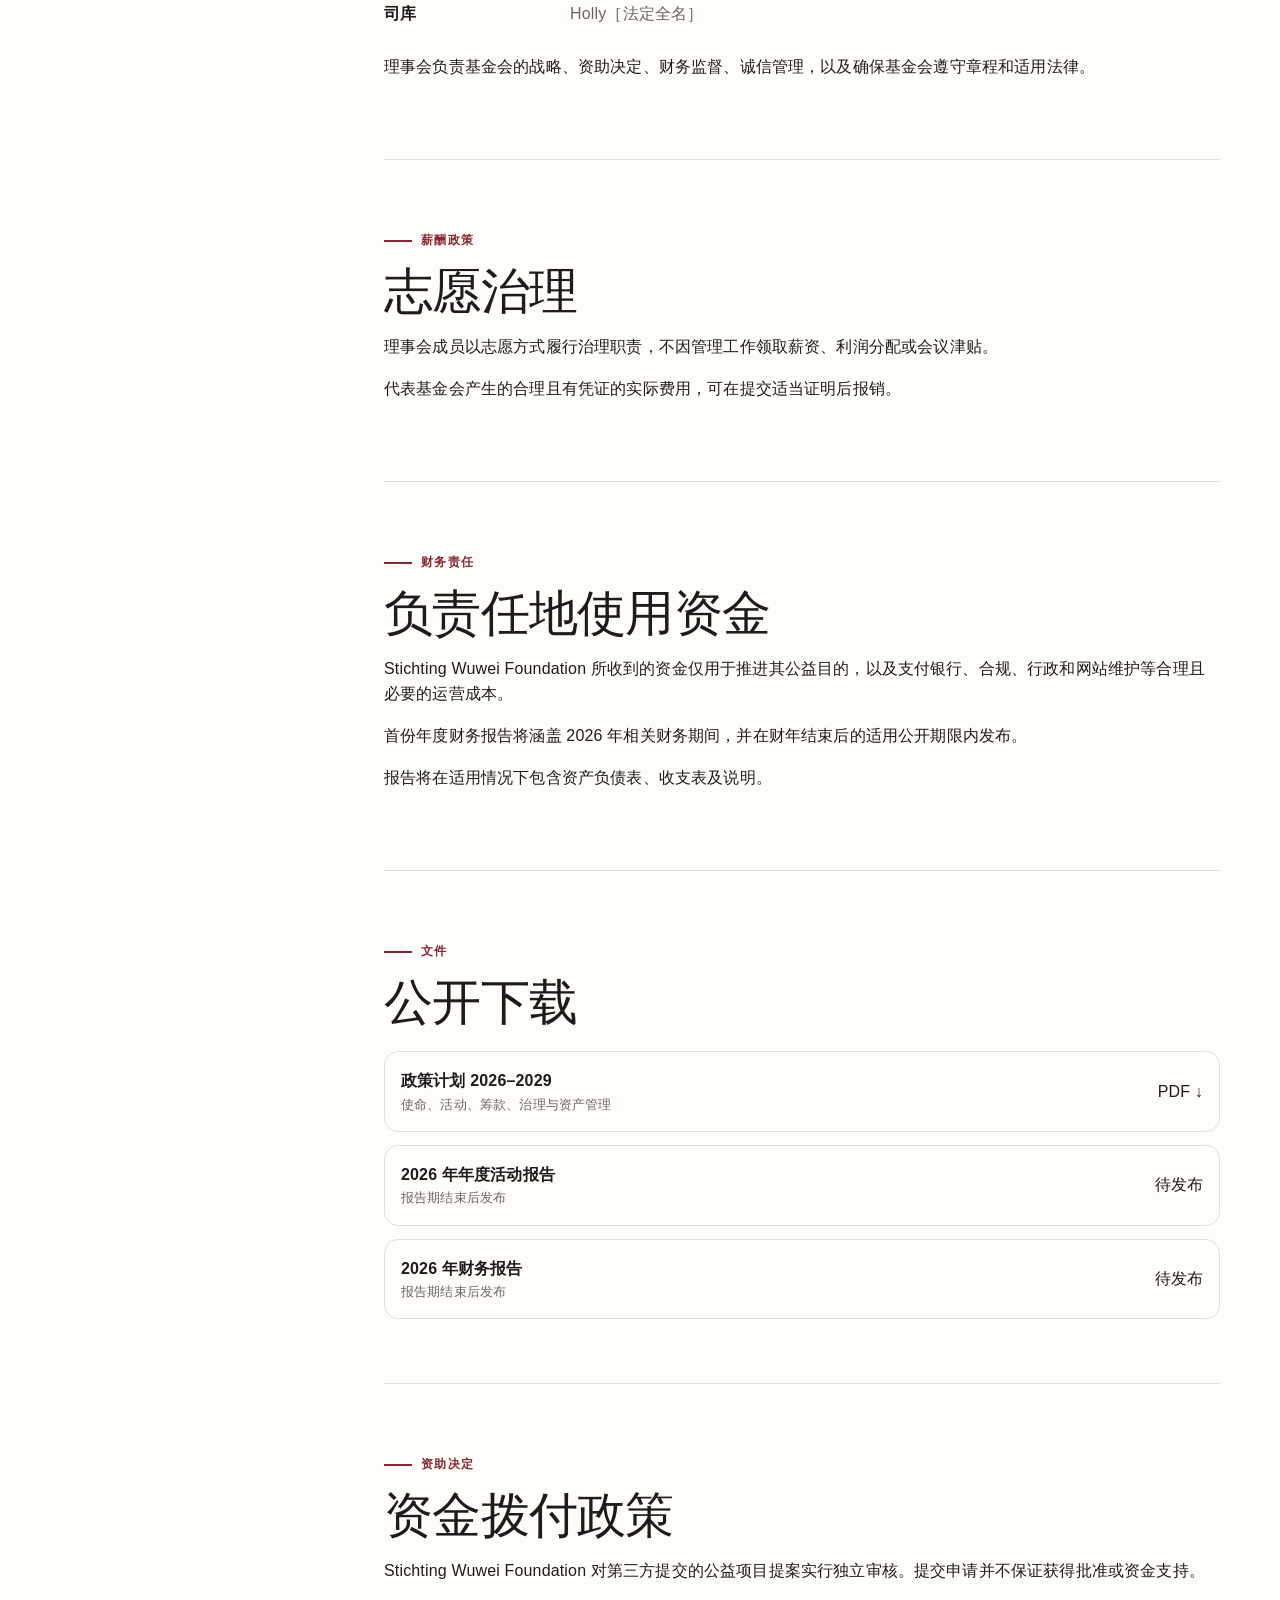
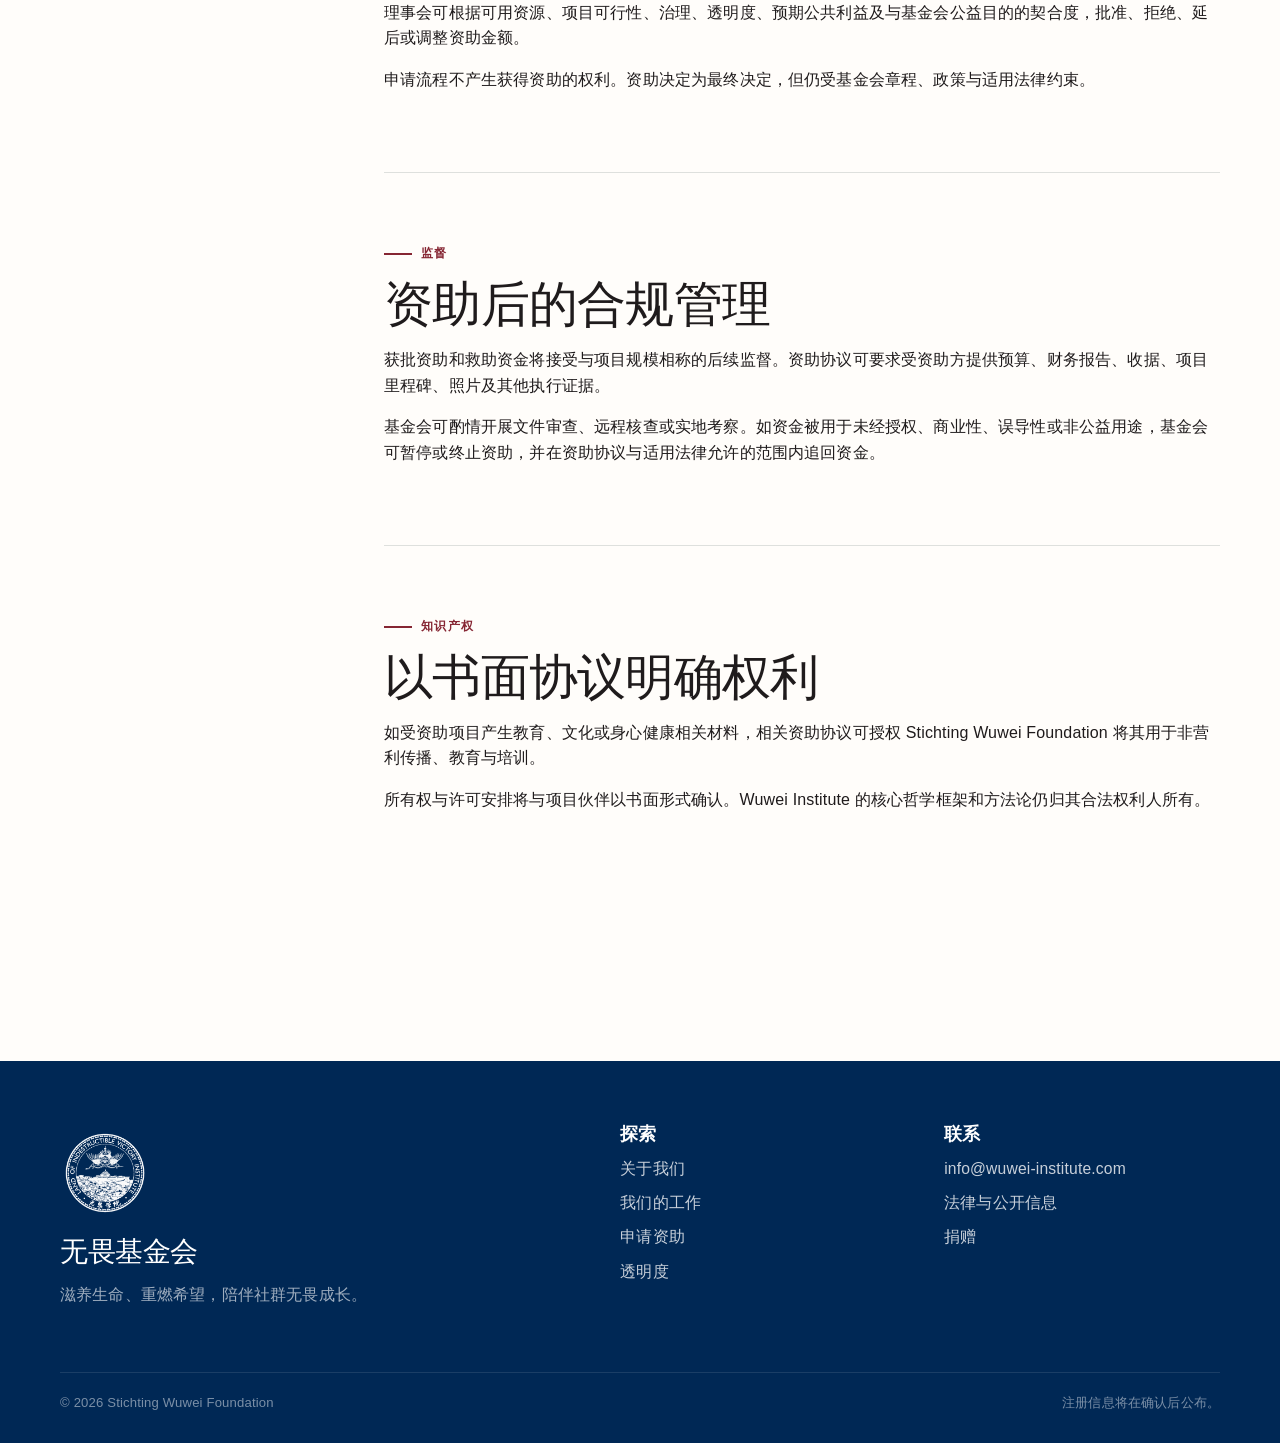
<file: transparency-zh.html>
<!doctype html>
<html lang="zh-CN">
<head>
  <meta charset="utf-8">
  <script>document.documentElement.classList.add('js')</script>
  <meta name="viewport" content="width=device-width, initial-scale=1">
  <meta name="description" content="Stichting Wuwei Foundation 的治理、ANBI 信息、薪酬政策、财务责任与政策文件。">
  <meta name="theme-color" content="#862633">
  <meta property="og:image" content="assets/wuwei_square.png">
  <title>透明度与 ANBI 信息｜无畏基金会</title>
  <link rel="icon" href="assets/icon-32.png" type="image/png">
  <link rel="apple-touch-icon" href="assets/icon-180.png">
  <link rel="manifest" href="site.webmanifest">
  <link rel="stylesheet" href="assets/styles.css">
  <link rel="alternate" hreflang="en" href="transparency.html">
</head>
<body data-lang="zh">
  <a class="skip-link" href="#main">跳至主要内容</a>
  <header class="site-header">
    <div class="nav-wrap">
      <a class="brand" href="index-zh.html" aria-label="无畏基金会首页">
        <img src="assets/wuwei-foundation-logo.png" alt="无畏基金会标志">
        <span>无畏基金会<small>慈悲化为行动</small></span>
      </a>
      <button class="nav-toggle" aria-label="打开导航菜单" aria-expanded="false"><span></span><span></span><span></span></button>
      <nav class="site-nav" aria-label="主导航">
        <a href="index-zh.html#mission">关于我们</a>
        <a href="index-zh.html#work">我们的工作</a>
        <a href="apply-zh.html">申请资助</a>
        <a href="transparency-zh.html">透明度</a>
        <a class="btn btn-primary" href="index-zh.html#donate">捐赠</a>
        <a class="lang-switch" href="transparency.html" lang="en" hreflang="en" aria-label="Switch to English">EN</a>
      </nav>
    </div>
  </header>

  <main id="main">
    <section class="page-hero">
      <div class="container">
        <div class="breadcrumb">首页 / 透明度</div>
        <span class="eyebrow">公开责任</span>
        <h1>透明建立信任。</h1>
        <p class="lede">这里集中公开 Stichting Wuwei Foundation 的治理、公益信息、政策与财务责任。</p>
      </div>
    </section>

    <section class="section">
      <div class="container content-grid">
        <aside class="side-nav" aria-label="页面目录">
          <a href="#organisation">机构信息</a>
          <a href="#board">理事会</a>
          <a href="#remuneration">薪酬政策</a>
          <a href="#financial">财务责任</a>
          <a href="#documents">公开文件</a>
          <a href="#funding-policy">资助政策</a>
          <a href="#monitoring">监督与合规</a>
          <a href="#ip">知识产权</a>
        </aside>

        <div class="policy-copy">
          <div class="notice">基金会的 ANBI 申请尚在进行中。注册信息及正式决定公布后，本页面将及时更新。</div>

          <section id="organisation" class="content-section">
            <span class="eyebrow">机构</span>
            <h2>官方信息</h2>
            <dl class="info-list">
              <div class="info-row"><dt>法定名称</dt><dd>Stichting Wuwei Foundation</dd></div>
              <div class="info-row"><dt>公开名称</dt><dd>无畏基金会</dd></div>
              <div class="info-row"><dt>KVK 编号</dt><dd>［注册后补充］</dd></div>
              <div class="info-row"><dt>RSIN / 税号</dt><dd>［注册后补充］</dd></div>
              <div class="info-row"><dt>联络地址</dt><dd>［待补充］</dd></div>
              <div class="info-row"><dt>电子邮箱</dt><dd><a href="mailto:info@wuwei-institute.com">info@wuwei-institute.com</a></dd></div>
              <div class="info-row"><dt>ANBI 状态</dt><dd>申请中</dd></div>
            </dl>
          </section>

          <section id="board" class="content-section">
            <span class="eyebrow">治理</span>
            <h2>理事会</h2>
            <dl class="info-list">
              <div class="info-row"><dt>主席</dt><dd>［法定全名］</dd></div>
              <div class="info-row"><dt>秘书</dt><dd>［法定全名］</dd></div>
              <div class="info-row"><dt>司库</dt><dd>Holly［法定全名］</dd></div>
            </dl>
            <p>理事会负责基金会的战略、资助决定、财务监督、诚信管理，以及确保基金会遵守章程和适用法律。</p>
          </section>

          <section id="remuneration" class="content-section">
            <span class="eyebrow">薪酬政策</span>
            <h2>志愿治理</h2>
            <p>理事会成员以志愿方式履行治理职责，不因管理工作领取薪资、利润分配或会议津贴。</p>
            <p>代表基金会产生的合理且有凭证的实际费用，可在提交适当证明后报销。</p>
          </section>

          <section id="financial" class="content-section">
            <span class="eyebrow">财务责任</span>
            <h2>负责任地使用资金</h2>
            <p>Stichting Wuwei Foundation 所收到的资金仅用于推进其公益目的，以及支付银行、合规、行政和网站维护等合理且必要的运营成本。</p>
            <p>首份年度财务报告将涵盖 2026 年相关财务期间，并在财年结束后的适用公开期限内发布。</p>
            <p>报告将在适用情况下包含资产负债表、收支表及说明。</p>
          </section>

          <section id="documents" class="content-section">
            <span class="eyebrow">文件</span>
            <h2>公开下载</h2>
            <div class="doc-list">
              <a class="doc-link" href="documents/Wuwei_Foundation_Policy_Plan_2026-2029.pdf" download><span><strong>政策计划 2026–2029</strong><small>使命、活动、筹款、治理与资产管理</small></span><span>PDF ↓</span></a>
              <span class="doc-link"><span><strong>2026 年年度活动报告</strong><small>报告期结束后发布</small></span><span>待发布</span></span>
              <span class="doc-link"><span><strong>2026 年财务报告</strong><small>报告期结束后发布</small></span><span>待发布</span></span>
            </div>
          </section>

          <section id="funding-policy" class="content-section">
            <span class="eyebrow">资助决定</span>
            <h2>资金拨付政策</h2>
            <p>Stichting Wuwei Foundation 对第三方提交的公益项目提案实行独立审核。提交申请并不保证获得批准或资金支持。</p>
            <p>理事会可根据可用资源、项目可行性、治理、透明度、预期公共利益及与基金会公益目的的契合度，批准、拒绝、延后或调整资助金额。</p>
            <p>申请流程不产生获得资助的权利。资助决定为最终决定，但仍受基金会章程、政策与适用法律约束。</p>
          </section>

          <section id="monitoring" class="content-section">
            <span class="eyebrow">监督</span>
            <h2>资助后的合规管理</h2>
            <p>获批资助和救助资金将接受与项目规模相称的后续监督。资助协议可要求受资助方提供预算、财务报告、收据、项目里程碑、照片及其他执行证据。</p>
            <p>基金会可酌情开展文件审查、远程核查或实地考察。如资金被用于未经授权、商业性、误导性或非公益用途，基金会可暂停或终止资助，并在资助协议与适用法律允许的范围内追回资金。</p>
          </section>

          <section id="ip" class="content-section">
            <span class="eyebrow">知识产权</span>
            <h2>以书面协议明确权利</h2>
            <p>如受资助项目产生教育、文化或身心健康相关材料，相关资助协议可授权 Stichting Wuwei Foundation 将其用于非营利传播、教育与培训。</p>
            <p>所有权与许可安排将与项目伙伴以书面形式确认。Wuwei Institute 的核心哲学框架和方法论仍归其合法权利人所有。</p>
          </section>
        </div>
      </div>
    </section>
  </main>
  <footer class="site-footer">
    <div class="container">
      <div class="footer-grid">
        <div class="footer-brand"><img src="assets/wuwei-foundation-logo-light.png" alt="无畏基金会标志"><h3>无畏基金会</h3><p>滋养生命、重燃希望，陪伴社群无畏成长。</p></div>
        <div class="footer-col"><h3>探索</h3><a href="index-zh.html#mission">关于我们</a><a href="index-zh.html#work">我们的工作</a><a href="apply-zh.html">申请资助</a><a href="transparency-zh.html">透明度</a></div>
        <div class="footer-col"><h3>联系</h3><a href="mailto:info@wuwei-institute.com">info@wuwei-institute.com</a><a href="transparency-zh.html">法律与公开信息</a><a href="index-zh.html#donate">捐赠</a></div>
      </div>
      <div class="footer-bottom"><span>© <span data-year></span> Stichting Wuwei Foundation</span><span>注册信息将在确认后公布。</span></div>
    </div>
  </footer>
  <script src="assets/site.js"></script>
</body>
</html>
</file>
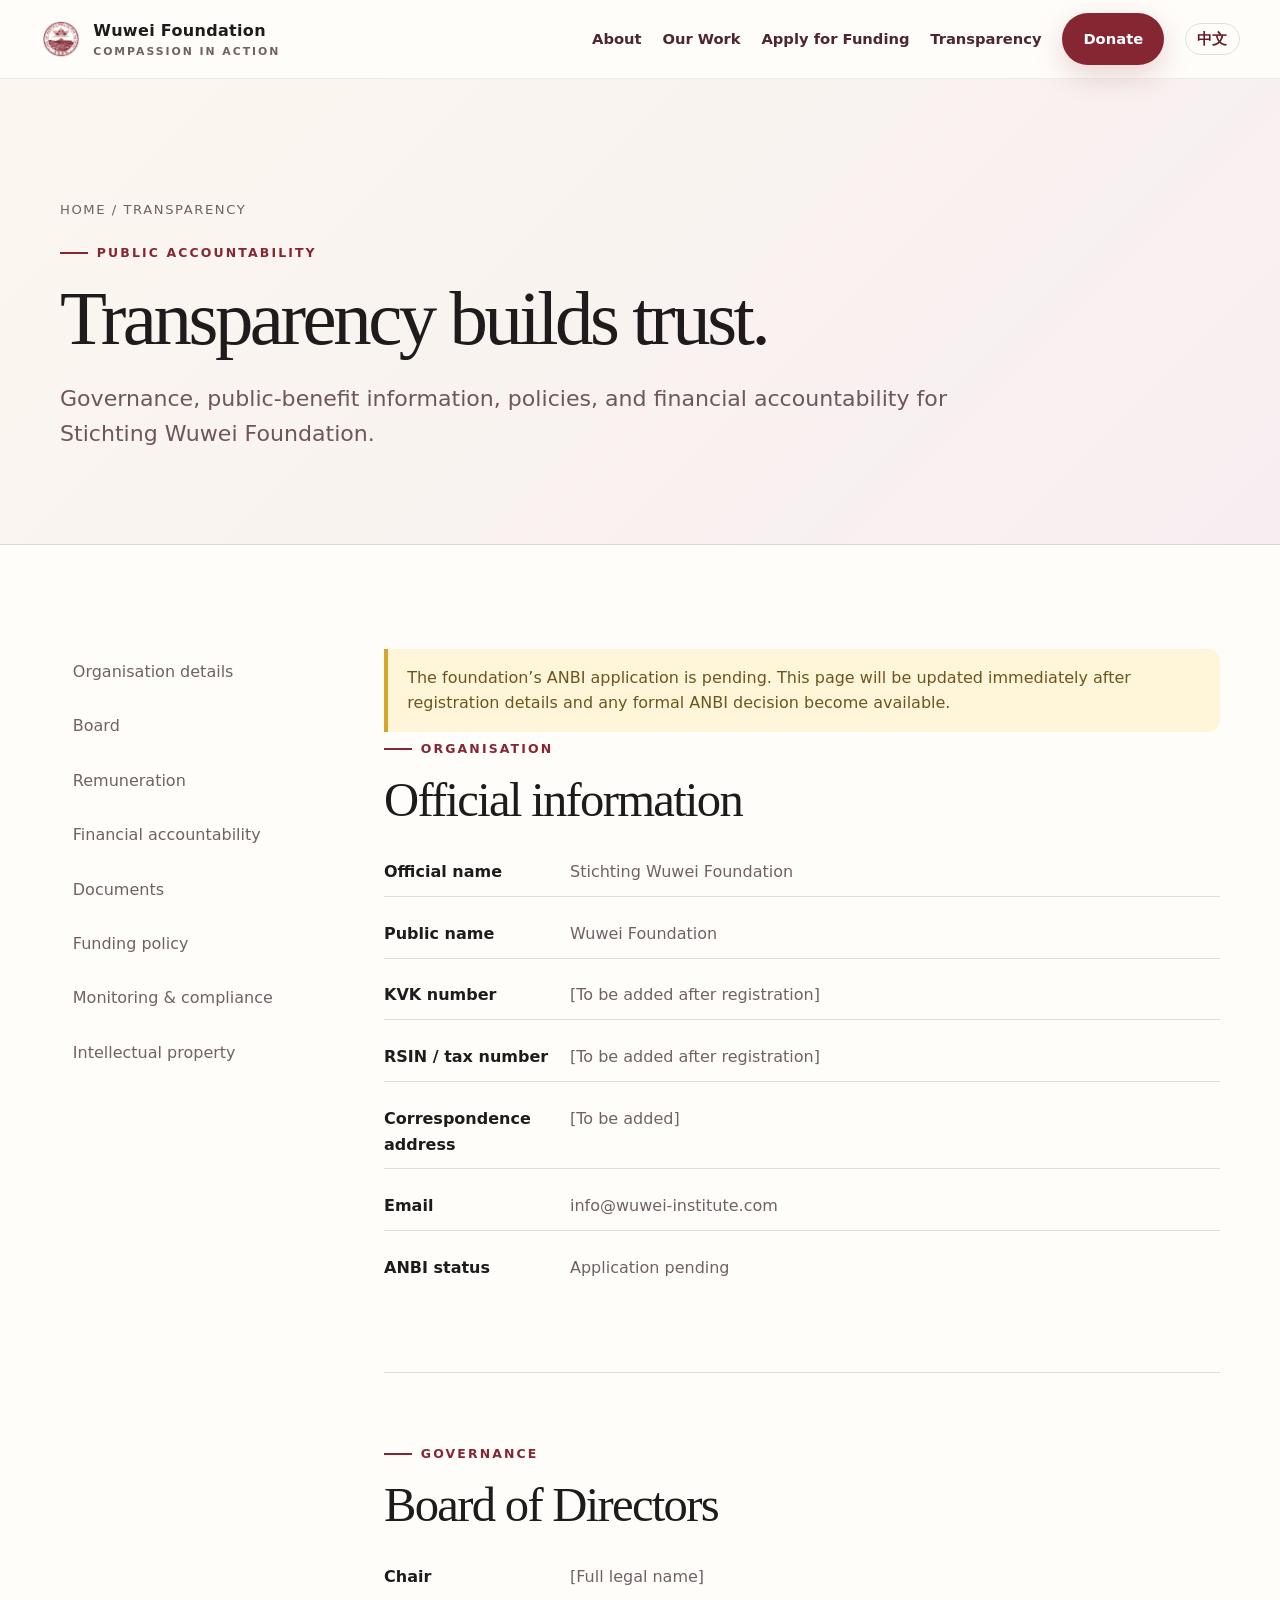
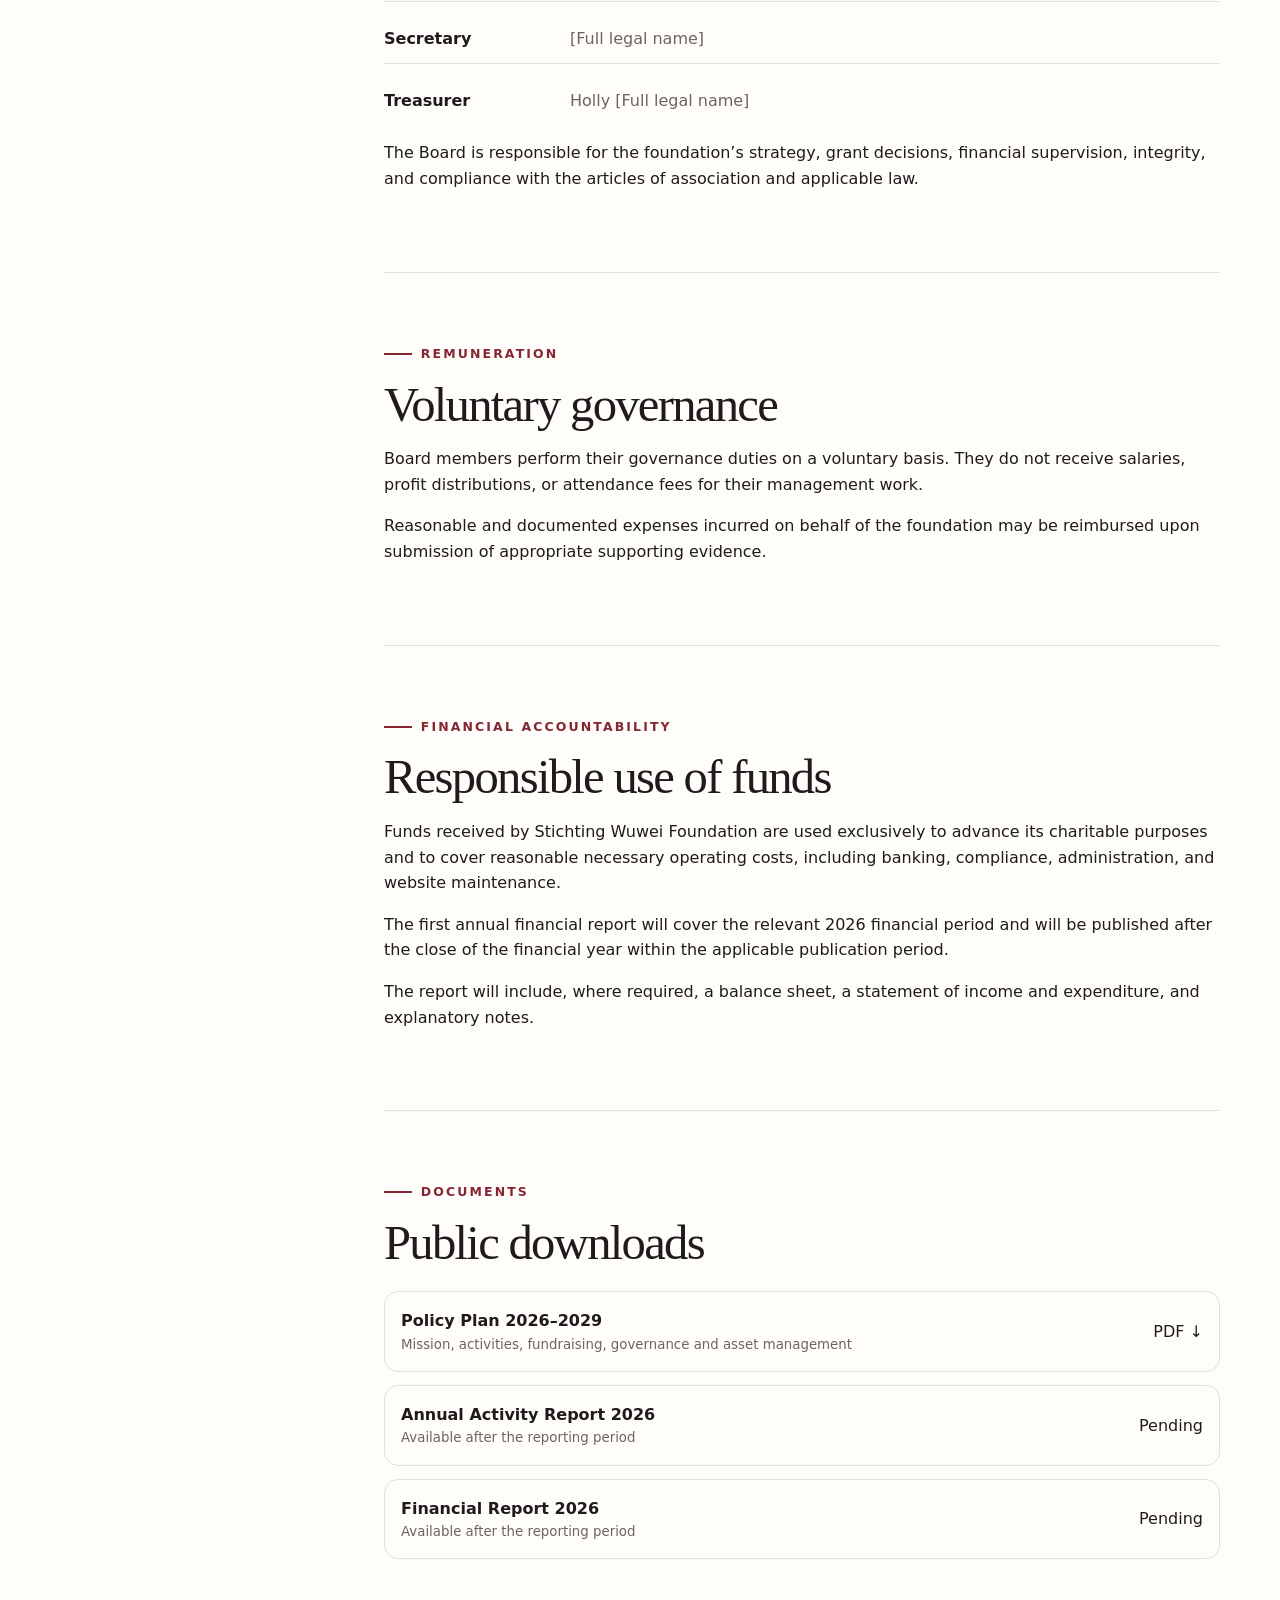
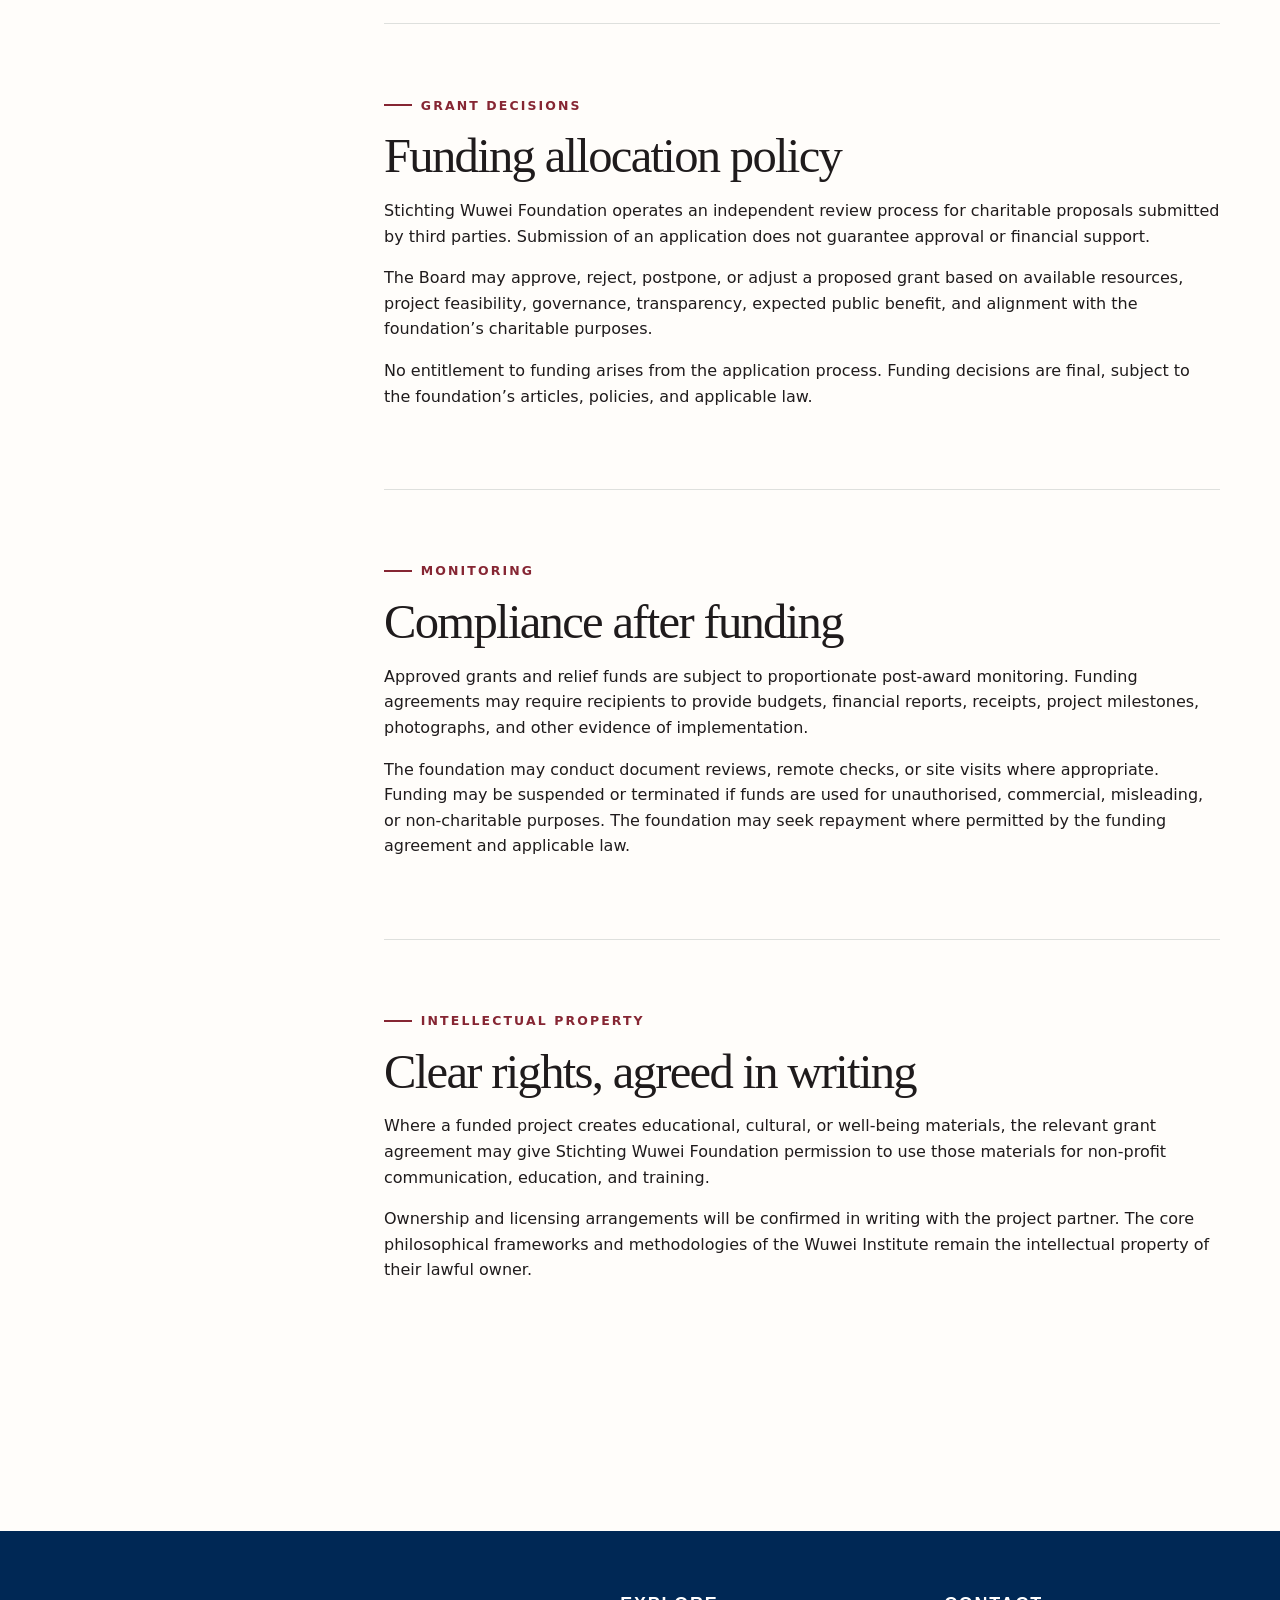
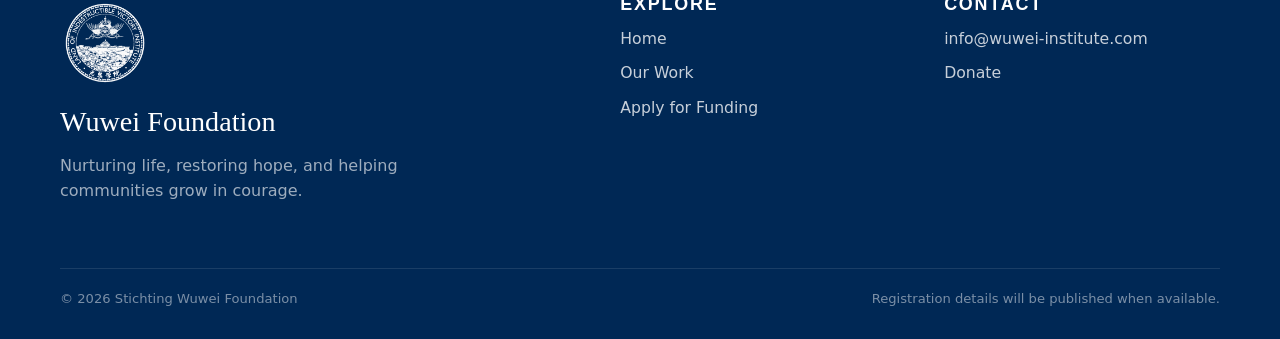
<file: transparency.html>
<!doctype html>
<html lang="en">
<head>
  <meta charset="utf-8">
  <script>document.documentElement.classList.add('js')</script>
  <meta name="viewport" content="width=device-width, initial-scale=1">
  <meta name="description" content="Governance, ANBI information, remuneration policy, financial accountability, and policy documents for Stichting Wuwei Foundation.">
  <title>Transparency & ANBI Information — Wuwei Foundation</title>
  <link rel="icon" href="assets/icon-32.png" type="image/png">
  <link rel="apple-touch-icon" href="assets/icon-180.png">
  <link rel="manifest" href="site.webmanifest">
  <link rel="stylesheet" href="assets/styles.css">
  <link rel="alternate" hreflang="zh-CN" href="transparency-zh.html">
</head>
<body>
  <a class="skip-link" href="#main">Skip to content</a>
  <header class="site-header">
    <div class="nav-wrap">
      <a class="brand" href="index.html" aria-label="Wuwei Foundation home"><img src="assets/wuwei-foundation-logo.png" alt="Wuwei Foundation symbol"><span>Wuwei Foundation<small>COMPASSION IN ACTION</small></span></a>
      <button class="nav-toggle" aria-label="Open navigation" aria-expanded="false"><span></span><span></span><span></span></button>
      <nav class="site-nav" aria-label="Primary navigation"><a href="index.html#mission">About</a><a href="index.html#work">Our Work</a><a href="apply.html">Apply for Funding</a><a href="transparency.html">Transparency</a><a class="btn btn-primary" href="index.html#donate">Donate</a>        <a class="lang-switch" href="transparency-zh.html" lang="zh-CN" hreflang="zh-CN" aria-label="切换到中文">中文</a>
      </nav>
    </div>
  </header>

  <main id="main">
    <section class="page-hero">
      <div class="container">
        <div class="breadcrumb">Home / Transparency</div>
        <span class="eyebrow">Public accountability</span>
        <h1>Transparency builds trust.</h1>
        <p class="lede">Governance, public-benefit information, policies, and financial accountability for Stichting Wuwei Foundation.</p>
      </div>
    </section>

    <section class="section">
      <div class="container content-grid">
        <aside class="side-nav" aria-label="Page sections">
          <a href="#organisation">Organisation details</a>
          <a href="#board">Board</a>
          <a href="#remuneration">Remuneration</a>
          <a href="#financial">Financial accountability</a>
          <a href="#documents">Documents</a>
          <a href="#funding-policy">Funding policy</a>
          <a href="#monitoring">Monitoring & compliance</a>
          <a href="#ip">Intellectual property</a>
        </aside>

        <div class="policy-copy">
          <div class="notice">The foundation’s ANBI application is pending. This page will be updated immediately after registration details and any formal ANBI decision become available.</div>

          <section id="organisation" class="content-section">
            <span class="eyebrow">Organisation</span>
            <h2>Official information</h2>
            <dl class="info-list">
              <div class="info-row"><dt>Official name</dt><dd>Stichting Wuwei Foundation</dd></div>
              <div class="info-row"><dt>Public name</dt><dd>Wuwei Foundation</dd></div>
              <div class="info-row"><dt>KVK number</dt><dd>[To be added after registration]</dd></div>
              <div class="info-row"><dt>RSIN / tax number</dt><dd>[To be added after registration]</dd></div>
              <div class="info-row"><dt>Correspondence address</dt><dd>[To be added]</dd></div>
              <div class="info-row"><dt>Email</dt><dd><a href="mailto:info@wuwei-institute.com">info@wuwei-institute.com</a></dd></div>
              <div class="info-row"><dt>ANBI status</dt><dd>Application pending</dd></div>
            </dl>
          </section>

          <section id="board" class="content-section">
            <span class="eyebrow">Governance</span>
            <h2>Board of Directors</h2>
            <dl class="info-list">
              <div class="info-row"><dt>Chair</dt><dd>[Full legal name]</dd></div>
              <div class="info-row"><dt>Secretary</dt><dd>[Full legal name]</dd></div>
              <div class="info-row"><dt>Treasurer</dt><dd>Holly [Full legal name]</dd></div>
            </dl>
            <p>The Board is responsible for the foundation’s strategy, grant decisions, financial supervision, integrity, and compliance with the articles of association and applicable law.</p>
          </section>

          <section id="remuneration" class="content-section">
            <span class="eyebrow">Remuneration</span>
            <h2>Voluntary governance</h2>
            <p>Board members perform their governance duties on a voluntary basis. They do not receive salaries, profit distributions, or attendance fees for their management work.</p>
            <p>Reasonable and documented expenses incurred on behalf of the foundation may be reimbursed upon submission of appropriate supporting evidence.</p>
          </section>

          <section id="financial" class="content-section">
            <span class="eyebrow">Financial accountability</span>
            <h2>Responsible use of funds</h2>
            <p>Funds received by Stichting Wuwei Foundation are used exclusively to advance its charitable purposes and to cover reasonable necessary operating costs, including banking, compliance, administration, and website maintenance.</p>
            <p>The first annual financial report will cover the relevant 2026 financial period and will be published after the close of the financial year within the applicable publication period.</p>
            <p>The report will include, where required, a balance sheet, a statement of income and expenditure, and explanatory notes.</p>
          </section>

          <section id="documents" class="content-section">
            <span class="eyebrow">Documents</span>
            <h2>Public downloads</h2>
            <div class="doc-list">
              <a class="doc-link" href="documents/Wuwei_Foundation_Policy_Plan_2026-2029.pdf" download><span><strong>Policy Plan 2026–2029</strong><small>Mission, activities, fundraising, governance and asset management</small></span><span>PDF ↓</span></a>
              <span class="doc-link"><span><strong>Annual Activity Report 2026</strong><small>Available after the reporting period</small></span><span>Pending</span></span>
              <span class="doc-link"><span><strong>Financial Report 2026</strong><small>Available after the reporting period</small></span><span>Pending</span></span>
            </div>
          </section>

          <section id="funding-policy" class="content-section">
            <span class="eyebrow">Grant decisions</span>
            <h2>Funding allocation policy</h2>
            <p>Stichting Wuwei Foundation operates an independent review process for charitable proposals submitted by third parties. Submission of an application does not guarantee approval or financial support.</p>
            <p>The Board may approve, reject, postpone, or adjust a proposed grant based on available resources, project feasibility, governance, transparency, expected public benefit, and alignment with the foundation’s charitable purposes.</p>
            <p>No entitlement to funding arises from the application process. Funding decisions are final, subject to the foundation’s articles, policies, and applicable law.</p>
          </section>

          <section id="monitoring" class="content-section">
            <span class="eyebrow">Monitoring</span>
            <h2>Compliance after funding</h2>
            <p>Approved grants and relief funds are subject to proportionate post-award monitoring. Funding agreements may require recipients to provide budgets, financial reports, receipts, project milestones, photographs, and other evidence of implementation.</p>
            <p>The foundation may conduct document reviews, remote checks, or site visits where appropriate. Funding may be suspended or terminated if funds are used for unauthorised, commercial, misleading, or non-charitable purposes. The foundation may seek repayment where permitted by the funding agreement and applicable law.</p>
          </section>

          <section id="ip" class="content-section">
            <span class="eyebrow">Intellectual property</span>
            <h2>Clear rights, agreed in writing</h2>
            <p>Where a funded project creates educational, cultural, or well-being materials, the relevant grant agreement may give Stichting Wuwei Foundation permission to use those materials for non-profit communication, education, and training.</p>
            <p>Ownership and licensing arrangements will be confirmed in writing with the project partner. The core philosophical frameworks and methodologies of the Wuwei Institute remain the intellectual property of their lawful owner.</p>
          </section>
        </div>
      </div>
    </section>
  </main>

  <footer class="site-footer"><div class="container"><div class="footer-grid"><div class="footer-brand"><img src="assets/wuwei-foundation-logo-light.png" alt="Wuwei Foundation symbol"><h3>Wuwei Foundation</h3><p>Nurturing life, restoring hope, and helping communities grow in courage.</p></div><div class="footer-col"><h3>Explore</h3><a href="index.html">Home</a><a href="index.html#work">Our Work</a><a href="apply.html">Apply for Funding</a></div><div class="footer-col"><h3>Contact</h3><a href="mailto:info@wuwei-institute.com">info@wuwei-institute.com</a><a href="index.html#donate">Donate</a></div></div><div class="footer-bottom"><span>© <span data-year></span> Stichting Wuwei Foundation</span><span>Registration details will be published when available.</span></div></div></footer>
  <script src="assets/site.js"></script>
</body>
</html>
</file>
<file: assets/styles.css>
:root {
  --ink: #1F1B1C;
  --forest: #862633;
  --forest-deep: #641C29;
  --jade: #A43446;
  --teal: #862633;
  --gold: #d7a52e;
  --cream: #f6f1e7;
  --sand: #e8dfcf;
  --paper: #fffdfa;
  --muted: #706165;
  --line: rgba(21, 52, 43, .14);
  --shadow: 0 24px 60px rgba(11, 58, 45, .12);
  --radius-xl: 36px;
  --radius-lg: 24px;
  --radius-md: 16px;
}

* { box-sizing: border-box; }
html { scroll-behavior: smooth; }
body {
  margin: 0;
  color: var(--ink);
  background: var(--paper);
  font-family: Inter, ui-sans-serif, system-ui, -apple-system, BlinkMacSystemFont, "Segoe UI", sans-serif;
  line-height: 1.6;
  -webkit-font-smoothing: antialiased;
}
img { max-width: 100%; display: block; }
a { color: inherit; text-decoration: none; }
button, input, textarea, select { font: inherit; }
button { cursor: pointer; }

.skip-link {
  position: fixed;
  left: 1rem;
  top: -4rem;
  z-index: 999;
  padding: .7rem 1rem;
  background: var(--forest-deep);
  color: #fff;
  border-radius: 999px;
}
.skip-link:focus { top: 1rem; }

.site-header {
  position: sticky;
  top: 0;
  z-index: 50;
  background: rgba(255, 253, 250, .9);
  backdrop-filter: blur(18px);
  border-bottom: 1px solid rgba(21, 52, 43, .08);
}
.nav-wrap {
  width: min(1200px, calc(100% - 2rem));
  margin: 0 auto;
  min-height: 78px;
  display: flex;
  align-items: center;
  justify-content: space-between;
  gap: 1rem;
}
.brand { display: flex; align-items: center; gap: .7rem; font-weight: 760; letter-spacing: .02em; }
.brand img { width: 42px; height: 42px; object-fit: contain; }
.brand small { display: block; font-size: .68rem; letter-spacing: .18em; color: var(--muted); font-weight: 700; }
.site-nav { display: flex; align-items: center; gap: 1.3rem; }
.site-nav a { font-size: .92rem; font-weight: 650; color: #4c2630; }
.site-nav a:hover, .site-nav a:focus { color: var(--jade); }
.nav-toggle { display: none; border: 0; background: transparent; padding: .5rem; }
.nav-toggle span { width: 24px; height: 2px; background: var(--ink); display: block; margin: 5px; }

.container { width: min(1160px, calc(100% - 2rem)); margin: 0 auto; }
.narrow { width: min(840px, calc(100% - 2rem)); margin: 0 auto; }
.section { padding: 104px 0; }
.section.compact { padding: 76px 0; }
.eyebrow {
  display: inline-flex;
  align-items: center;
  gap: .55rem;
  font-size: .78rem;
  font-weight: 800;
  text-transform: uppercase;
  letter-spacing: .17em;
  color: var(--teal);
  margin-bottom: 1rem;
}
.eyebrow::before { content: ""; width: 28px; height: 2px; background: currentColor; }
h1, h2, h3 { margin: 0 0 1rem; line-height: 1.04; font-family: Georgia, "Times New Roman", serif; font-weight: 500; }
h1 { font-size: clamp(3rem, 7vw, 6.7rem); letter-spacing: -.045em; }
h2 { font-size: clamp(2.2rem, 4.8vw, 4.6rem); letter-spacing: -.035em; }
h3 { font-size: clamp(1.35rem, 2.2vw, 2rem); }
.lede { font-size: clamp(1.1rem, 1.8vw, 1.38rem); color: #6f565d; max-width: 66ch; }
.kicker { font-size: clamp(1.25rem, 2.4vw, 1.8rem); color: #704d56; max-width: 38ch; }

.button-row { display: flex; flex-wrap: wrap; gap: .9rem; margin-top: 2rem; }
.btn {
  display: inline-flex;
  align-items: center;
  justify-content: center;
  gap: .55rem;
  min-height: 50px;
  padding: .8rem 1.25rem;
  border-radius: 999px;
  border: 1px solid transparent;
  font-weight: 760;
  transition: .2s ease;
}
.btn-primary { background: var(--forest); color: #fff; box-shadow: 0 10px 30px rgba(134,38,51,.20); }
.btn-primary:hover { transform: translateY(-2px); background: var(--forest-deep); }
.btn-secondary { border-color: var(--line); background: rgba(255,255,255,.7); }
.btn-secondary:hover { border-color: var(--teal); color: var(--teal); transform: translateY(-2px); }
.btn-light { background: #fff; color: var(--forest-deep); }
.btn-ghost-light { border-color: rgba(255,255,255,.45); color: #fff; }

.hero {
  position: relative;
  overflow: hidden;
  min-height: 760px;
  display: grid;
  align-items: center;
  background:
    radial-gradient(circle at 78% 18%, rgba(215,165,46,.14), transparent 23%),
    radial-gradient(circle at 92% 72%, rgba(11,119,128,.16), transparent 28%),
    linear-gradient(135deg, #fbf7ef 0%, #fffdfa 58%, #f7eef1 100%);
}
.hero::before, .hero::after {
  content: "";
  position: absolute;
  border: 1px solid rgba(10,90,61,.13);
  border-radius: 50%;
}
.hero::before { width: 540px; height: 540px; right: -160px; top: -110px; }
.hero::after { width: 340px; height: 340px; right: 7%; bottom: -170px; }
.hero-grid { display: grid; grid-template-columns: 1.15fr .85fr; gap: 5rem; align-items: center; padding: 96px 0 80px; }
.hero-copy { position: relative; z-index: 2; }
.hero-copy p { margin: 0; }
.hero-title em { color: var(--jade); font-style: normal; }
.hero-art {
  position: relative;
  min-height: 560px;
  display: grid;
  place-items: center;
}
.hero-art .halo {
  position: absolute;
  width: min(520px, 90%);
  aspect-ratio: 1;
  border-radius: 50%;
  background: linear-gradient(145deg, rgba(238,247,241,.98), rgba(223,240,232,.92));
  box-shadow: var(--shadow);
  border: 1px solid rgba(10,90,61,.12);
}
.hero-art img { position: relative; width: min(490px, 92%); filter: drop-shadow(0 25px 30px rgba(10,90,61,.14)); }
.hero-note {
  position: absolute;
  right: 0;
  bottom: 8%;
  max-width: 230px;
  background: var(--forest-deep);
  color: #fff;
  padding: 1.1rem 1.2rem;
  border-radius: 18px;
  box-shadow: var(--shadow);
  font-size: .9rem;
}
.hero-note strong { display: block; color: #f4c958; margin-bottom: .2rem; }

.marquee { overflow: hidden; border-top: 1px solid var(--line); border-bottom: 1px solid var(--line); background: #fff; }
.marquee-track { display: flex; gap: 3.4rem; min-width: max-content; padding: 1.1rem 0; animation: drift 28s linear infinite; }
.marquee span { font-weight: 800; text-transform: uppercase; letter-spacing: .15em; font-size: .78rem; color: var(--muted); }
.marquee b { color: var(--gold); margin-right: 3.4rem; }
@keyframes drift { to { transform: translateX(-50%); } }

.split { display: grid; grid-template-columns: .8fr 1.2fr; gap: 5rem; align-items: start; }
.quote-block { font-family: Georgia, serif; font-size: clamp(2rem, 4.4vw, 4rem); line-height: 1.06; letter-spacing: -.035em; color: var(--forest-deep); }
.quote-block span { color: var(--jade); }

.cards { display: grid; grid-template-columns: repeat(3, 1fr); gap: 1.2rem; margin-top: 3rem; }
.card {
  position: relative;
  padding: 2rem;
  border: 1px solid var(--line);
  border-radius: var(--radius-lg);
  background: rgba(255,255,255,.82);
  overflow: hidden;
  transition: .25s ease;
}
.card:hover { transform: translateY(-6px); box-shadow: var(--shadow); border-color: rgba(134,38,51,.28); }
.card-number { font-family: Georgia, serif; font-size: 4.4rem; line-height: 1; color: rgba(10,90,61,.1); position: absolute; right: 1rem; top: .7rem; }
.card-icon { width: 54px; height: 54px; border-radius: 16px; display: grid; place-items: center; background: var(--cream); color: var(--forest); margin-bottom: 1.5rem; }
.card-icon svg { width: 28px; height: 28px; }
.card p { color: var(--muted); }

.band { background: var(--forest-deep); color: #fff; position: relative; overflow: hidden; }
.band::before { content: ""; position: absolute; width: 520px; height: 520px; border: 1px solid rgba(255,255,255,.11); border-radius: 50%; left: -220px; bottom: -280px; }
.band .eyebrow { color: #f1b8c2; }
.band p { color: rgba(255,255,255,.75); }
.band h2 { color: #fff; }

.pathway { display: grid; grid-template-columns: repeat(4, 1fr); gap: 1rem; margin-top: 3.5rem; }
.step { padding: 1.5rem; border-left: 1px solid rgba(255,255,255,.22); }
.step:first-child { border-left: 0; }
.step .dot { width: 18px; height: 18px; border-radius: 50%; background: var(--gold); margin-bottom: 1rem; box-shadow: 0 0 0 8px rgba(215,165,46,.13); }
.step h3 { font-family: Inter, sans-serif; font-size: 1.05rem; font-weight: 800; }

.symbol-grid { display: grid; grid-template-columns: .9fr 1.1fr; gap: 5rem; align-items: center; }
.symbol-card { border-radius: var(--radius-xl); background: linear-gradient(145deg, #f7eef1, #fffdfa); border: 1px solid var(--line); padding: 2rem; display: grid; place-items: center; min-height: 520px; }
.symbol-card img { width: min(470px, 90%); }
.symbol-points { display: grid; gap: 1.15rem; margin-top: 2rem; }
.symbol-point { display: grid; grid-template-columns: 42px 1fr; gap: 1rem; align-items: start; }
.symbol-point span { width: 42px; height: 42px; border-radius: 50%; display: grid; place-items: center; color: #fff; background: var(--teal); font-weight: 800; }
.symbol-point p { margin: .1rem 0 0; color: var(--muted); }

.grants { background: var(--cream); }
.process { display: grid; grid-template-columns: repeat(4, 1fr); gap: 1rem; margin-top: 2.6rem; }
.process-item { padding: 1.6rem; border-top: 3px solid var(--gold); background: #fff; border-radius: 0 0 18px 18px; }
.process-item b { display: block; color: var(--teal); letter-spacing: .12em; font-size: .75rem; margin-bottom: .6rem; }
.process-item p { color: var(--muted); }

.transparency-grid { display: grid; grid-template-columns: 1fr 1fr; gap: 1rem; margin-top: 2.6rem; }
.info-panel { padding: 2rem; border-radius: var(--radius-lg); border: 1px solid var(--line); background: #fff; }
.info-list { display: grid; gap: .8rem; margin-top: 1.4rem; }
.info-row { display: grid; grid-template-columns: 170px 1fr; gap: 1rem; padding: .7rem 0; border-bottom: 1px solid var(--line); }
.info-row:last-child { border-bottom: 0; }
.info-row dt { font-weight: 750; }
.info-row dd { margin: 0; color: var(--muted); word-break: break-word; }
.status { display: inline-flex; align-items: center; gap: .45rem; padding: .45rem .8rem; border-radius: 999px; background: #fff2cc; color: #775700; font-weight: 800; font-size: .78rem; }
.status::before { content: ""; width: 8px; height: 8px; border-radius: 50%; background: #d7a52e; }
.doc-list { display: grid; gap: .8rem; margin-top: 1.4rem; }
.doc-link { display: flex; align-items: center; justify-content: space-between; gap: 1rem; padding: 1rem; border: 1px solid var(--line); border-radius: 14px; transition: .2s ease; }
.doc-link:hover { border-color: var(--jade); transform: translateX(4px); }
.doc-link small { display: block; color: var(--muted); }

.cta { background: linear-gradient(135deg, var(--teal), var(--forest)); color: #fff; border-radius: var(--radius-xl); padding: clamp(2rem, 6vw, 5rem); position: relative; overflow: hidden; }
.cta::after { content: ""; position: absolute; width: 380px; height: 380px; border-radius: 50%; border: 1px solid rgba(255,255,255,.15); right: -130px; bottom: -200px; }
.cta p { color: rgba(255,255,255,.76); max-width: 56ch; }
.cta h2 { color: #fff; }

.site-footer { background: #002855; color: #fff; padding: 64px 0 30px; }
.footer-grid { display: grid; grid-template-columns: 1.3fr .7fr .7fr; gap: 3rem; }
.footer-brand img { width: 90px; margin-bottom: 1rem; opacity: .98; }
.footer-brand p { color: rgba(255,255,255,.62); max-width: 38ch; }
.footer-col h3 { font-family: Inter, sans-serif; font-size: 1.12rem; text-transform: uppercase; letter-spacing: .10em; font-weight: 800; margin-bottom: .85rem; }
.footer-col a { display: block; margin: .62rem 0; color: rgba(255,255,255,.78); font-size: .98rem; line-height: 1.55; }
.footer-col a:hover { color: #fff; }
.footer-bottom { display: flex; justify-content: space-between; gap: 1rem; margin-top: 3rem; padding-top: 1.2rem; border-top: 1px solid rgba(255,255,255,.1); color: rgba(255,255,255,.48); font-size: .82rem; }

.page-hero { padding: 120px 0 70px; background: linear-gradient(135deg, #fbf7ef, #f7eef1); border-bottom: 1px solid var(--line); }
.page-hero h1 { font-size: clamp(3rem, 6vw, 5.8rem); }
.breadcrumb { font-size: .82rem; text-transform: uppercase; letter-spacing: .12em; color: var(--muted); margin-bottom: 1rem; }
.content-grid { display: grid; grid-template-columns: 260px 1fr; gap: 4rem; align-items: start; }
.side-nav { position: sticky; top: 110px; display: grid; gap: .5rem; }
.side-nav a { padding: .65rem .8rem; border-radius: 10px; color: var(--muted); }
.side-nav a:hover { background: var(--cream); color: var(--forest); }
.content-section { padding-bottom: 4rem; margin-bottom: 4rem; border-bottom: 1px solid var(--line); }
.content-section:last-child { border-bottom: 0; }
.content-section h2 { font-size: clamp(2rem, 3.8vw, 3.6rem); }
.notice { padding: 1rem 1.2rem; border-left: 4px solid var(--gold); background: #fff6d9; border-radius: 0 12px 12px 0; color: #6d5520; }
.policy-copy h3 { margin-top: 2rem; }
.policy-copy ul { padding-left: 1.2rem; }
.policy-copy li { margin: .45rem 0; }

.application-layout { display: grid; grid-template-columns: .8fr 1.2fr; gap: 4rem; align-items: start; }
.application-note { background: var(--forest-deep); color: #fff; padding: 2rem; border-radius: var(--radius-lg); position: sticky; top: 110px; }
.application-note p { color: rgba(255,255,255,.72); }
.form-card { padding: 2rem; border: 1px solid var(--line); border-radius: var(--radius-lg); background: #fff; box-shadow: 0 18px 45px rgba(100,28,41,.08); }
.form-grid { display: grid; grid-template-columns: 1fr 1fr; gap: 1rem; }
.field { display: grid; gap: .35rem; }
.field.full { grid-column: 1 / -1; }
.field label { font-weight: 730; font-size: .88rem; }
.field input, .field textarea, .field select {
  width: 100%;
  border: 1px solid rgba(21,52,43,.2);
  border-radius: 12px;
  padding: .85rem .95rem;
  background: #fffdfa;
  color: var(--ink);
}
.field textarea { min-height: 130px; resize: vertical; }
.field input:focus, .field textarea:focus, .field select:focus { outline: 3px solid rgba(134,38,51,.14); border-color: var(--jade); }
.form-actions { display: flex; flex-wrap: wrap; gap: .8rem; margin-top: 1.3rem; }
.form-status { margin-top: 1rem; font-size: .9rem; color: var(--muted); }

.reveal { opacity: 1; transform: none; }
.js .reveal { opacity: 0; transform: translateY(24px); transition: .75s ease; }
.js .reveal.visible { opacity: 1; transform: translateY(0); }

@media (max-width: 960px) {
  .nav-toggle { display: block; }
  .site-nav { position: fixed; inset: 79px 1rem auto; background: #fffdfa; border: 1px solid var(--line); border-radius: 18px; box-shadow: var(--shadow); padding: 1.2rem; display: none; flex-direction: column; align-items: stretch; }
  .site-nav.open { display: flex; }
  .hero-grid, .split, .symbol-grid, .content-grid, .application-layout { grid-template-columns: 1fr; gap: 2.5rem; }
  .hero { min-height: auto; }
  .hero-grid { padding-top: 70px; }
  .hero-art { min-height: 440px; }
  .hero-note { right: 5%; }
  .cards, .pathway, .process { grid-template-columns: repeat(2, 1fr); }
  .transparency-grid { grid-template-columns: 1fr; }
  .side-nav, .application-note { position: static; }
  .footer-grid { grid-template-columns: 1fr 1fr; }
}

@media (max-width: 640px) {
  .section { padding: 76px 0; }
  .hero-grid { gap: 1.5rem; }
  .hero-art { min-height: 360px; }
  .hero-note { position: relative; right: auto; bottom: auto; margin-top: -1rem; }
  .cards, .pathway, .process, .form-grid { grid-template-columns: 1fr; }
  .step { border-left: 0; border-top: 1px solid rgba(255,255,255,.22); }
  .step:first-child { border-top: 0; }
  .footer-grid { grid-template-columns: 1fr; }
  .footer-bottom { flex-direction: column; }
  .info-row { grid-template-columns: 1fr; gap: .15rem; }
  .nav-wrap { min-height: 70px; }
  .site-nav { inset: 71px 1rem auto; }
}

@media (prefers-reduced-motion: reduce) {
  html { scroll-behavior: auto; }
  .marquee-track { animation: none; }
  .js .reveal { opacity: 1; transform: none; transition: none; }
}


/* Artwork integration and updated square brand mark */
.artwork-hero {
  min-height: 590px;
  align-items: center;
}
.artwork-frame {
  position: relative;
  width: min(520px, 94%);
  aspect-ratio: 4 / 5;
  margin: 0;
  overflow: hidden;
  border-radius: 48% 48% 30px 30px;
  border: 10px solid rgba(255,255,255,.9);
  background: #fff;
  box-shadow: var(--shadow);
  transform: rotate(1.5deg);
}
.artwork-frame::after {
  content: "";
  position: absolute;
  inset: 0;
  box-shadow: inset 0 0 0 1px rgba(10,90,61,.12);
  pointer-events: none;
}
.artwork-frame img {
  width: 100%;
  height: 100%;
  object-fit: cover;
  filter: none;
}
.artwork-frame figcaption {
  position: absolute;
  left: 1.1rem;
  bottom: 1.1rem;
  padding: .45rem .7rem;
  border-radius: 999px;
  background: rgba(255,253,250,.88);
  color: var(--forest-deep);
  font-size: .72rem;
  font-weight: 750;
  letter-spacing: .04em;
  backdrop-filter: blur(10px);
}
.mission-split { align-items: center; }
.mission-visual { min-width: 0; }
.mission-artwork {
  position: relative;
  margin: 0;
  min-height: 540px;
  border-radius: var(--radius-xl);
  overflow: hidden;
  border: 1px solid var(--line);
  box-shadow: var(--shadow);
  background: #f0dfe3;
}
.mission-artwork img {
  width: 100%;
  height: 540px;
  object-fit: cover;
}
.mission-artwork::after {
  content: "";
  position: absolute;
  inset: 38% 0 0;
  background: linear-gradient(to top, rgba(6,61,45,.86), transparent);
}
.mission-artwork figcaption {
  position: absolute;
  z-index: 1;
  left: clamp(1.4rem, 4vw, 2.4rem);
  right: 1.4rem;
  bottom: 1.7rem;
  color: #fff;
  font-family: Georgia, "Times New Roman", serif;
  font-size: clamp(1.8rem, 3.2vw, 3.25rem);
  line-height: 1.06;
  letter-spacing: -.03em;
}
.mission-artwork figcaption span { color: #b9ead8; }

@media (max-width: 960px) {
  .artwork-hero { min-height: 500px; }
  .artwork-frame { aspect-ratio: 5 / 4; border-radius: 30px; transform: none; }
  .mission-artwork, .mission-artwork img { min-height: 460px; height: 460px; }
}

@media (max-width: 640px) {
  .artwork-hero { min-height: 390px; }
  .artwork-frame { width: 100%; aspect-ratio: 1 / 1; border-width: 7px; }
  .artwork-frame figcaption { font-size: .65rem; }
  .mission-artwork, .mission-artwork img { min-height: 420px; height: 420px; }
}

.site-nav .btn-primary { color: #fff; }
.site-nav .btn-primary:hover, .site-nav .btn-primary:focus { color: #fff; }
.hero-circle-image {
  width: min(360px, 72%);
  aspect-ratio: 1 / 1;
  object-fit: contain;
  object-position: center 62%;
  transform: translateY(20px);
  border-radius: 50%;
  border: 10px solid rgba(255,255,255,.88);
  box-shadow: 0 24px 60px rgba(11, 58, 45, .16);
  background: #f7eef1;
}



/* Donation architecture and donor acknowledgement */
.donation-section { background: linear-gradient(180deg, #fffafa 0%, #fffdfa 100%); }
.donation-panel {
  position: relative;
  overflow: hidden;
  padding: clamp(2rem, 5vw, 4.5rem);
  border: 1px solid var(--line);
  border-radius: var(--radius-xl);
  background: #fff;
  box-shadow: var(--shadow);
}
.donation-panel::after {
  content: "";
  position: absolute;
  width: 440px;
  height: 440px;
  border-radius: 50%;
  right: -250px;
  top: -260px;
  background: radial-gradient(circle, rgba(134,38,51,.14), transparent 68%);
  pointer-events: none;
}
.donation-intro { position: relative; z-index: 1; display: grid; grid-template-columns: 1fr auto; gap: 2rem; align-items: start; }
.donation-intro h2 { max-width: 15ch; }
.donation-status {
  display: inline-flex;
  align-items: center;
  gap: .5rem;
  padding: .55rem .85rem;
  border-radius: 999px;
  background: #fff6d9;
  border: 1px solid rgba(215,165,46,.3);
  color: #6d5520;
  font-size: .78rem;
  font-weight: 800;
  white-space: nowrap;
}
.donation-status::before { content: ""; width: 9px; height: 9px; border-radius: 50%; background: var(--gold); }
.donation-status.is-live { color: var(--forest-deep); background: #f9eef1; border-color: rgba(134,38,51,.28); }
.donation-status.is-live::before { background: var(--jade); box-shadow: 0 0 0 5px rgba(134,38,51,.14); }
.donation-options { display: grid; grid-template-columns: repeat(2, minmax(0, 1fr)); gap: 1.2rem; margin-top: 2.4rem; }
.donation-card {
  display: flex;
  flex-direction: column;
  align-items: flex-start;
  min-height: 300px;
  padding: 2rem;
  border: 1px solid var(--line);
  border-radius: var(--radius-lg);
  background: #fffdfa;
}
.donation-card.featured { background: linear-gradient(145deg, #f7eef1, #fffdfa); border-color: rgba(134,38,51,.26); }
.donation-card-kicker { color: var(--teal); font-size: .76rem; text-transform: uppercase; letter-spacing: .14em; font-weight: 800; }
.donation-card h3 { margin-top: .75rem; }
.donation-card p { color: var(--muted); flex: 1; }
.donation-card .btn { width: 100%; margin-top: 1rem; }
.donation-link.is-disabled { background: #eadfe2; color: #7c6970; box-shadow: none; pointer-events: auto; cursor: not-allowed; transform: none; }
.donation-aftercare { display: grid; grid-template-columns: repeat(3, 1fr); gap: 1rem; margin-top: 1.4rem; }
.donation-aftercare > div { display: grid; grid-template-columns: 38px 1fr; gap: .8rem; padding: 1.2rem; border-radius: 16px; background: #fffafa; }
.donation-aftercare-icon { width: 38px; height: 38px; display: grid; place-items: center; border-radius: 50%; background: var(--forest); color: #fff; font-weight: 900; }
.donation-aftercare strong { display: block; }
.donation-aftercare p { margin: .25rem 0 0; color: var(--muted); font-size: .9rem; line-height: 1.5; }
.donation-actions { display: flex; flex-wrap: wrap; gap: .75rem; margin-top: 1.5rem; }
.donation-note { margin: 1.2rem 0 0; padding-top: 1.2rem; border-top: 1px solid var(--line); color: var(--muted); font-size: .86rem; }
.donation-note code { color: var(--forest-deep); background: var(--cream); padding: .1rem .35rem; border-radius: 5px; }

.thank-you-hero { text-align: center; }
.thank-you-hero .narrow { display: grid; justify-items: center; }
.certificate-layout { display: grid; grid-template-columns: .85fr 1.15fr; gap: 3rem; align-items: start; }
.certificate-copy { position: sticky; top: 110px; }
.certificate-form { display: grid; gap: 1rem; margin-top: 2rem; padding: 1.5rem; border: 1px solid var(--line); border-radius: var(--radius-lg); background: #fff; }
.optional { color: var(--muted); font-weight: 500; }
.certificate-status { min-height: 1.4em; margin: 0; color: var(--jade); font-weight: 700; }
.certificate-notice { margin-top: 1.2rem; }
.certificate-preview { aspect-ratio: 1.414 / 1; padding: 16px; min-height: 620px; background: #fffdfa; border: 1px solid rgba(134,38,51,.20); box-shadow: var(--shadow); }
.certificate-border { height: 100%; padding: clamp(1rem, 2.3vw, 2.1rem) clamp(1rem, 2.6vw, 2.4rem); border: 8px solid var(--forest); outline: 2px solid var(--gold); outline-offset: -18px; display: flex; flex-direction: column; align-items: center; justify-content: flex-start; text-align: center; }
.certificate-logo { width: clamp(64px, 7vw, 96px); max-height: 100px; object-fit: contain; margin-bottom: .35rem; }
.certificate-overline { color: var(--forest); font-size: .68rem; letter-spacing: .14em; font-weight: 850; line-height: 1.4; }
.certificate-preview h2 { font-size: clamp(1.45rem, 2.4vw, 2.55rem); margin: .35rem 0 .45rem; line-height: 1.12; }
.certificate-subtitle { margin: 0; color: var(--muted); font-size: .98rem; line-height: 1.4; }
.certificate-name { display: block; margin: .55rem 0 .65rem; max-width: 18ch; overflow-wrap: anywhere; color: var(--gold); font: 700 clamp(1.35rem, 2.6vw, 2.7rem)/1.08 Georgia, serif; }
.certificate-message { max-width: 36ch; margin: 0 auto; color: var(--ink); font-size: .98rem; line-height: 1.45; }
.certificate-details { display: grid; grid-template-columns: repeat(2, 1fr); width: min(520px, 94%); margin: 1rem auto 0; padding-top: .9rem; border-top: 1px solid var(--line); }
.certificate-details div { padding: 0 .65rem; }
.certificate-details div + div { border-left: 1px solid var(--line); }
.certificate-details dt { font-size: .66rem; color: var(--muted); text-transform: uppercase; letter-spacing: .12em; font-weight: 800; }
.certificate-details dd { margin: .2rem 0 0; font-family: Georgia, serif; color: var(--forest-deep); font-size: 1rem; overflow-wrap: anywhere; }
.certificate-reference-row { grid-column: 1 / -1; border-left: 0 !important; margin-top: .8rem; }
.certificate-signoff { display: grid; justify-items: center; margin-top: .9rem; }
.certificate-signoff span { width: 180px; border-top: 1px solid var(--forest); margin-bottom: .45rem; }
.certificate-signoff strong { line-height: 1.25; text-align: center; }
.certificate-signoff small { color: var(--muted); letter-spacing: .12em; font-size: .62rem; line-height: 1.4; text-align: center; }

@media (max-width: 960px) {
  .donation-options { grid-template-columns: repeat(2, minmax(0, 1fr)); }
  .donation-intro, .certificate-layout { grid-template-columns: 1fr; }
  .donation-status { justify-self: start; }
  .donation-aftercare { grid-template-columns: 1fr; }
  .certificate-copy { position: static; }
}

@media (max-width: 640px) {
  .donation-options { grid-template-columns: 1fr; }
  .donation-panel { padding: 1.3rem; border-radius: 24px; }
  .certificate-preview { padding: 10px; min-height: 540px; aspect-ratio: auto; }
  .certificate-border { border-width: 5px; outline-offset: -12px; padding: 1.3rem .8rem; }
  .certificate-details { width: 100%; grid-template-columns: 1fr; }
  .certificate-details div + div { border-left: 0; border-top: 1px solid var(--line); margin-top: .7rem; padding-top: .7rem; }
}

@media print {
  body.thank-you-page > * { display: none !important; }
  body.thank-you-page main { display: block !important; }
  body.thank-you-page main > * { display: none !important; }
  body.thank-you-page .section { display: block !important; padding: 0 !important; }
  body.thank-you-page .certificate-layout { display: block !important; width: 100% !important; }
  body.thank-you-page .certificate-copy { display: none !important; }
  body.thank-you-page .certificate-preview { display: block !important; box-shadow: none; border: 0; width: 100%; min-height: 96vh; aspect-ratio: auto; }
}


/* Bilingual navigation and Chinese typography */
.site-nav .lang-switch {
  min-width: 48px;
  padding: .48rem .72rem;
  border: 1px solid var(--line);
  border-radius: 999px;
  text-align: center;
  color: var(--forest-deep);
  font-weight: 800;
  line-height: 1;
}
.site-nav .lang-switch:hover,
.site-nav .lang-switch:focus {
  border-color: var(--jade);
  background: rgba(15,138,105,.08);
  color: var(--forest-deep);
}
html[lang^="zh"] body {
  font-family: "PingFang SC", "Hiragino Sans GB", "Microsoft YaHei", "Noto Sans CJK SC", Inter, sans-serif;
  letter-spacing: .01em;
}
html[lang^="zh"] h1,
html[lang^="zh"] h2,
html[lang^="zh"] h3,
html[lang^="zh"] .quote-block,
html[lang^="zh"] .mission-artwork figcaption {
  font-family: "Songti SC", "STSong", "Noto Serif CJK SC", Georgia, serif;
  letter-spacing: -.015em;
}
html[lang^="zh"] .eyebrow { letter-spacing: .12em; }
html[lang^="zh"] .marquee span { letter-spacing: .1em; }
@media (max-width: 960px) {
  .site-nav .lang-switch { width: 100%; padding: .8rem 1rem; }
}
</file>
